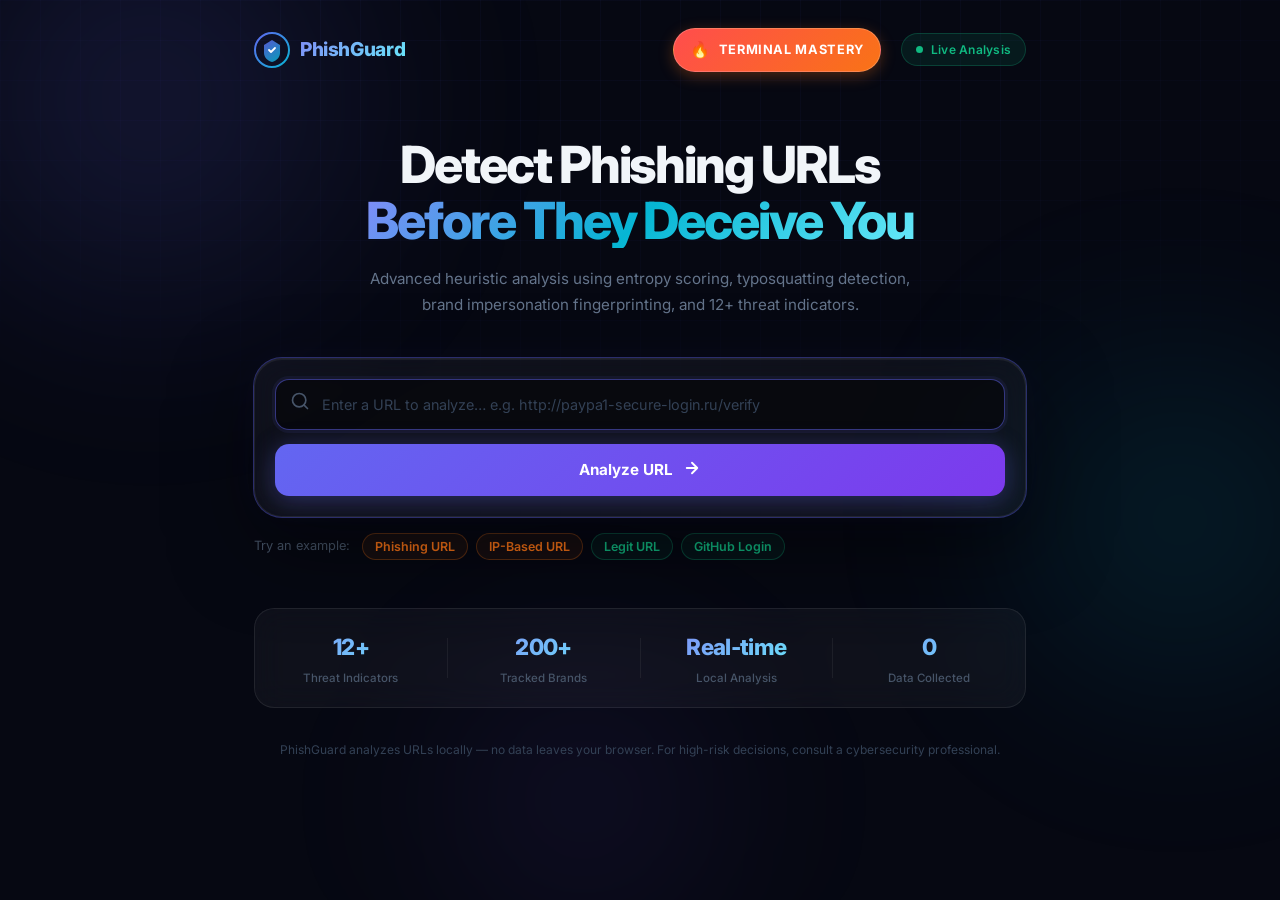
<file: index.html>
<!-- PhishGuard | Author: Abenezer | MIT License | 2026 -->
<!DOCTYPE html>
<html lang="en">

<head>
  <meta charset="UTF-8" />
  <meta name="viewport" content="width=device-width, initial-scale=1.0" />
  
  <!-- Primary Meta Tags -->
  <title>PhishGuard — Advanced Phishing URL Analyzer | Cyber Threat Intelligence</title>
  <meta name="title" content="PhishGuard — Advanced Phishing URL Analyzer | Cyber Threat Intelligence" />
  <meta name="description" content="Instantly analyze any URL for phishing indicators. PhishGuard uses advanced heuristics, entropy analysis, and brand impersonation detection to score malicious links." />
  <meta name="keywords" content="Phishing URL Analyzer, Malicious Link Checker, Anti-Phishing Tool, Cybersecurity Threat Intelligence, Find Fake Websites, URL Scan" />
  <meta name="author" content="Abenezer" />
  <meta name="robots" content="index, follow" />
  <meta name="language" content="English" />

  <!-- Open Graph / Facebook -->
  <meta property="og:type" content="website" />
  <meta property="og:title" content="PhishGuard — Advanced Phishing URL Analyzer" />
  <meta property="og:description" content="Instantly analyze any URL for phishing indicators. PhishGuard uses advanced heuristics, entropy analysis, and brand impersonation detection." />
  <meta property="og:image" content="https://raw.githubusercontent.com/YourUsername/phishing-analyzer/main/preview.png" />

  <!-- Twitter -->
  <meta property="twitter:card" content="summary_large_image" />
  <meta property="twitter:title" content="PhishGuard — Advanced Phishing URL Analyzer" />
  <meta property="twitter:description" content="Instantly analyze any URL for phishing indicators. PhishGuard uses advanced heuristics, entropy analysis, and brand impersonation detection." />
  <meta property="twitter:image" content="https://raw.githubusercontent.com/YourUsername/phishing-analyzer/main/preview.png" />
  <link rel="preconnect" href="https://fonts.googleapis.com" />
  <link rel="preconnect" href="https://fonts.gstatic.com" crossorigin />
  <link
    href="https://fonts.googleapis.com/css2?family=Inter:wght@300;400;500;600;700;800&family=JetBrains+Mono:wght@400;500;700&display=swap"
    rel="stylesheet" />
  <link rel="stylesheet" href="style.css" />
</head>

<body>

  <!-- Animated background grid -->
  <div class="bg-grid" aria-hidden="true"></div>
  <div class="bg-orbs" aria-hidden="true">
    <div class="orb orb-1"></div>
    <div class="orb orb-2"></div>
    <div class="orb orb-3"></div>
  </div>

  <div class="app-wrapper">

    <!-- header -->
    <header class="header">
      <div class="logo-mark">
        <svg width="36" height="36" viewBox="0 0 36 36" fill="none" xmlns="http://www.w3.org/2000/svg">
          <circle cx="18" cy="18" r="17" stroke="url(#logoGrad)" stroke-width="2" />
          <path d="M18 8 L26 13 L26 21 C26 25.4 22.4 29 18 30 C13.6 29 10 25.4 10 21 L10 13 Z" fill="url(#shieldGrad)"
            opacity="0.85" />
          <path d="M15 18 L17 20 L21 16" stroke="#fff" stroke-width="1.8" stroke-linecap="round"
            stroke-linejoin="round" />
          <defs>
            <linearGradient id="logoGrad" x1="0" y1="0" x2="36" y2="36" gradientUnits="userSpaceOnUse">
              <stop stop-color="#6366f1" />
              <stop offset="1" stop-color="#06b6d4" />
            </linearGradient>
            <linearGradient id="shieldGrad" x1="10" y1="8" x2="26" y2="30" gradientUnits="userSpaceOnUse">
              <stop stop-color="#6366f1" />
              <stop offset="1" stop-color="#06b6d4" />
            </linearGradient>
          </defs>
        </svg>
        <span class="logo-text">PhishGuard</span>
      </div>
      <div class="header-actions">
        <a href="cheatsheet/index.html" class="nav-link">Terminal Mastery</a>
        <div class="header-badge">
          <span class="pulse-dot"></span>
          <span>Live Analysis</span>
        </div>
      </div>
    </header>

    <!-- hero -->
    <section class="hero">
      <h1 class="hero-title">
        Detect Phishing URLs<br />
        <span class="gradient-text">Before They Deceive You</span>
      </h1>
      <p class="hero-sub">
        Advanced heuristic analysis using entropy scoring, typosquatting detection,<br />
        brand impersonation fingerprinting, and 12+ threat indicators.
      </p>
    </section>

    <!-- URL input -->
    <div class="input-card glass">
      <div class="input-wrapper" id="inputWrapper">
        <div class="input-icon">
          <svg width="20" height="20" viewBox="0 0 24 24" fill="none" stroke="currentColor" stroke-width="2"
            stroke-linecap="round" stroke-linejoin="round">
            <circle cx="11" cy="11" r="8" />
            <path d="m21 21-4.35-4.35" />
          </svg>
        </div>
        <input type="text" id="urlInput" class="url-input"
          placeholder="Enter a URL to analyze… e.g. http://paypa1-secure-login.ru/verify" autocomplete="off"
          spellcheck="false" />
        <button id="clearBtn" class="clear-btn" title="Clear" aria-label="Clear input" style="display:none">
          <svg width="16" height="16" viewBox="0 0 24 24" fill="none" stroke="currentColor" stroke-width="2.5"
            stroke-linecap="round">
            <path d="M18 6 6 18M6 6l12 12" />
          </svg>
        </button>
      </div>
      <button id="analyzeBtn" class="analyze-btn">
        <span class="btn-text">Analyze URL</span>
        <span class="btn-icon">
          <svg width="18" height="18" viewBox="0 0 24 24" fill="none" stroke="currentColor" stroke-width="2.5"
            stroke-linecap="round" stroke-linejoin="round">
            <path d="M5 12h14M12 5l7 7-7 7" />
          </svg>
        </span>
        <span class="btn-loader" aria-hidden="true"></span>
      </button>
    </div>

    <!-- example chips -->
    <div class="quick-examples">
      <span class="examples-label">Try an example:</span>
      <button class="example-chip phish" data-url="http://paypa1-login-secure.ru/account/verify">Phishing URL</button>
      <button class="example-chip phish" data-url="http://192.168.1.1/bank-login/secure">IP-Based URL</button>
      <button class="example-chip safe" data-url="https://www.google.com">Legit URL</button>
      <button class="example-chip safe" data-url="https://github.com/login">GitHub Login</button>
    </div>

    <!-- results -->
    <div id="resultsPanel" class="results-panel hidden">

      <!-- URL breakdown -->
      <div class="url-breakdown glass" id="urlBreakdown"></div>

      <!-- score + verdict -->
      <div class="verdict-row">
        <div class="score-ring-container">
          <svg class="score-ring" viewBox="0 0 120 120" width="120" height="120">
            <circle class="ring-bg" cx="60" cy="60" r="52" />
            <circle class="ring-fill" cx="60" cy="60" r="52" id="ringFill" />
          </svg>
          <div class="score-center">
            <span id="scoreNum" class="score-num">0</span>
            <span class="score-label">/ 100</span>
          </div>
        </div>

        <div class="verdict-info">
          <div id="verdictBadge" class="verdict-badge"></div>
          <p id="verdictDesc" class="verdict-desc"></p>
          <div class="threat-meter">
            <div class="threat-meter-label">Threat Level</div>
            <div class="threat-bar-track">
              <div class="threat-bar-fill" id="threatBarFill"></div>
            </div>
          </div>
        </div>
      </div>

      <!-- findings cards -->
      <div class="findings-grid" id="findingsGrid"></div>

      <!-- indicator table -->
      <div class="detail-section glass">
        <h3 class="detail-title">
          <svg width="18" height="18" viewBox="0 0 24 24" fill="none" stroke="currentColor" stroke-width="2"
            stroke-linecap="round" stroke-linejoin="round">
            <path d="M9 11l3 3L22 4" />
            <path d="M21 12v7a2 2 0 01-2 2H5a2 2 0 01-2-2V5a2 2 0 012-2h11" />
          </svg>
          Indicator Breakdown
        </h3>
        <div id="indicatorTable" class="indicator-table"></div>
      </div>

      <!-- recommendation -->
      <div id="recommendation" class="recommendation-box glass"></div>

      <!-- reset -->
      <button class="reset-btn" id="resetBtn">
        <svg width="16" height="16" viewBox="0 0 24 24" fill="none" stroke="currentColor" stroke-width="2.5"
          stroke-linecap="round" stroke-linejoin="round">
          <path d="M3 12a9 9 0 109-9 9.75 9.75 0 00-6.74 2.74L3 8" />
          <path d="M3 3v5h5" />
        </svg>
        Analyze Another URL
      </button>
    </div>

    <!-- stats bar -->
    <div class="stats-bar glass">
      <div class="stat-item">
        <span class="stat-num">12+</span>
        <span class="stat-label">Threat Indicators</span>
      </div>
      <div class="stat-divider"></div>
      <div class="stat-item">
        <span class="stat-num">200+</span>
        <span class="stat-label">Tracked Brands</span>
      </div>
      <div class="stat-divider"></div>
      <div class="stat-item">
        <span class="stat-num">Real-time</span>
        <span class="stat-label">Local Analysis</span>
      </div>
      <div class="stat-divider"></div>
      <div class="stat-item">
        <span class="stat-num">0</span>
        <span class="stat-label">Data Collected</span>
      </div>
    </div>

    <footer class="footer">
      <p>PhishGuard analyzes URLs locally — no data leaves your browser. For high-risk decisions, consult a
        cybersecurity professional.</p>
    </footer>

  </div>

  <script src="analyzer.js"></script>
</body>

</html>
</file>
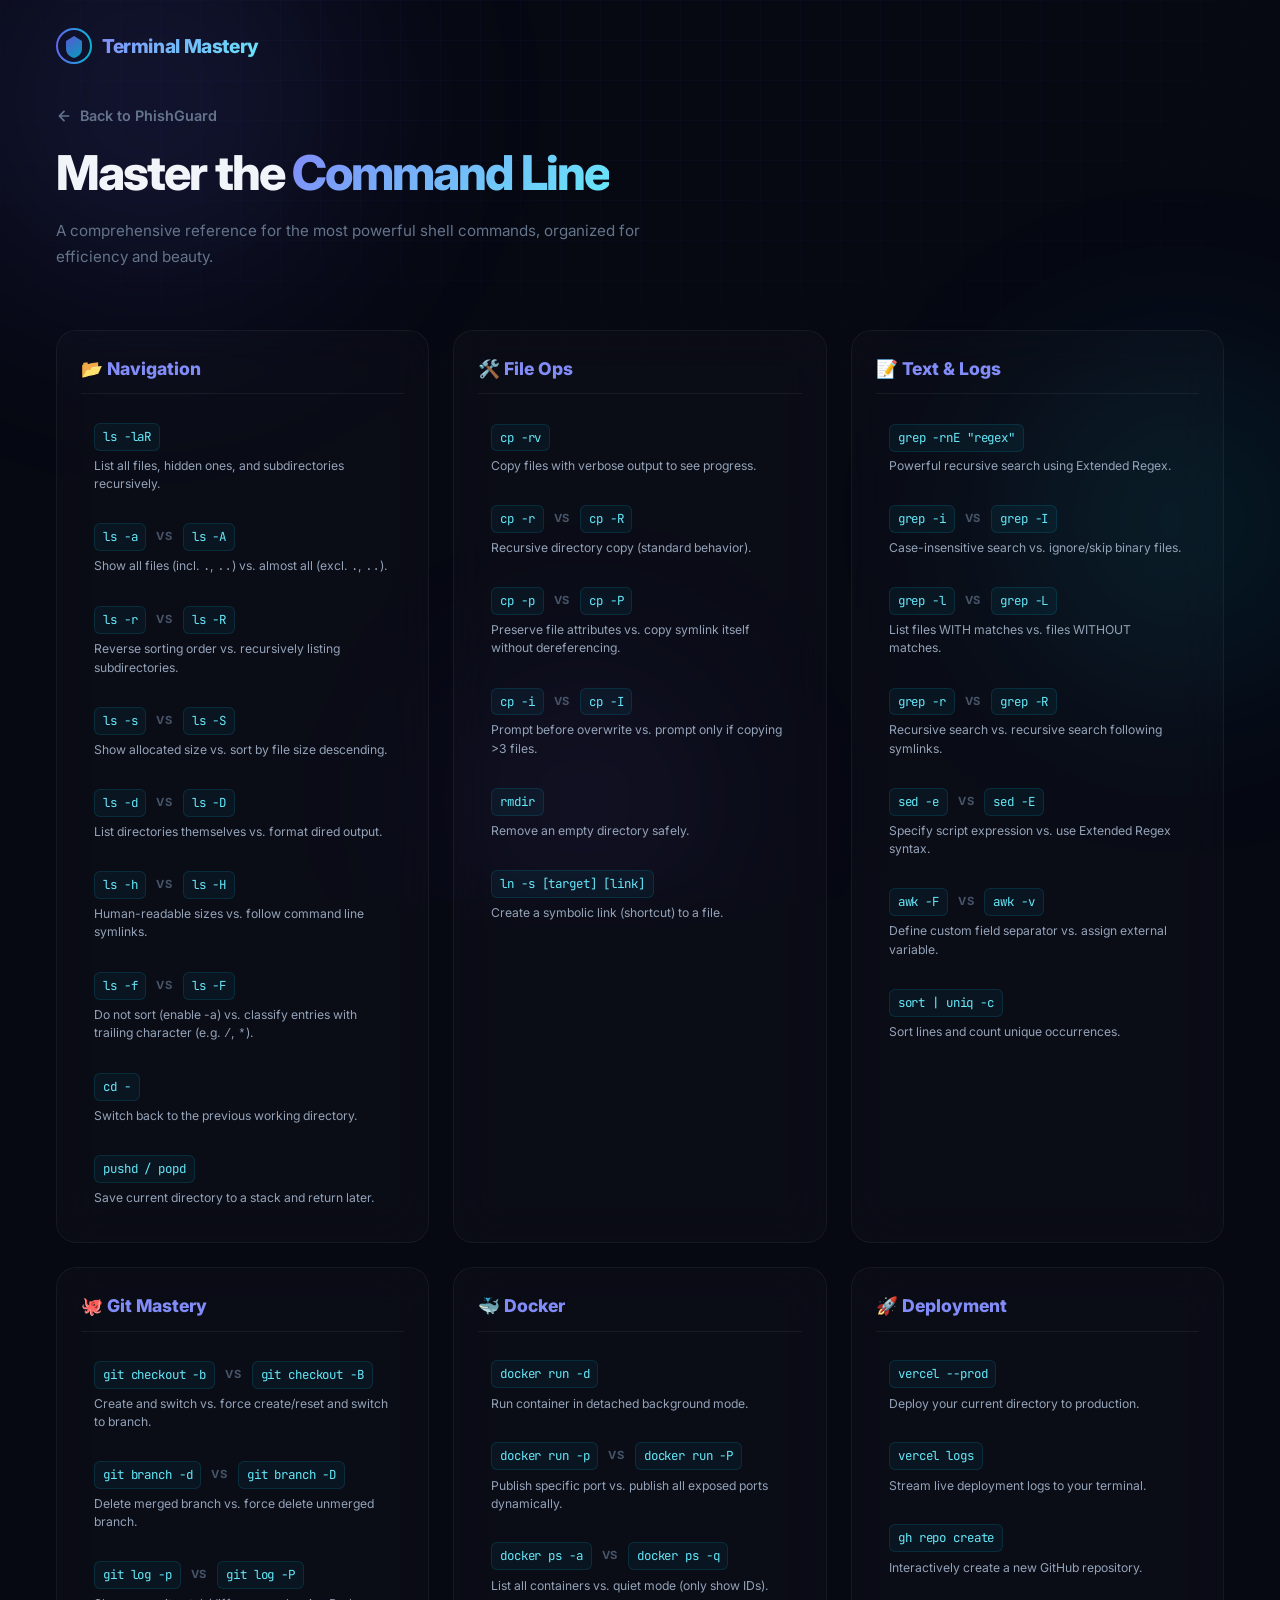
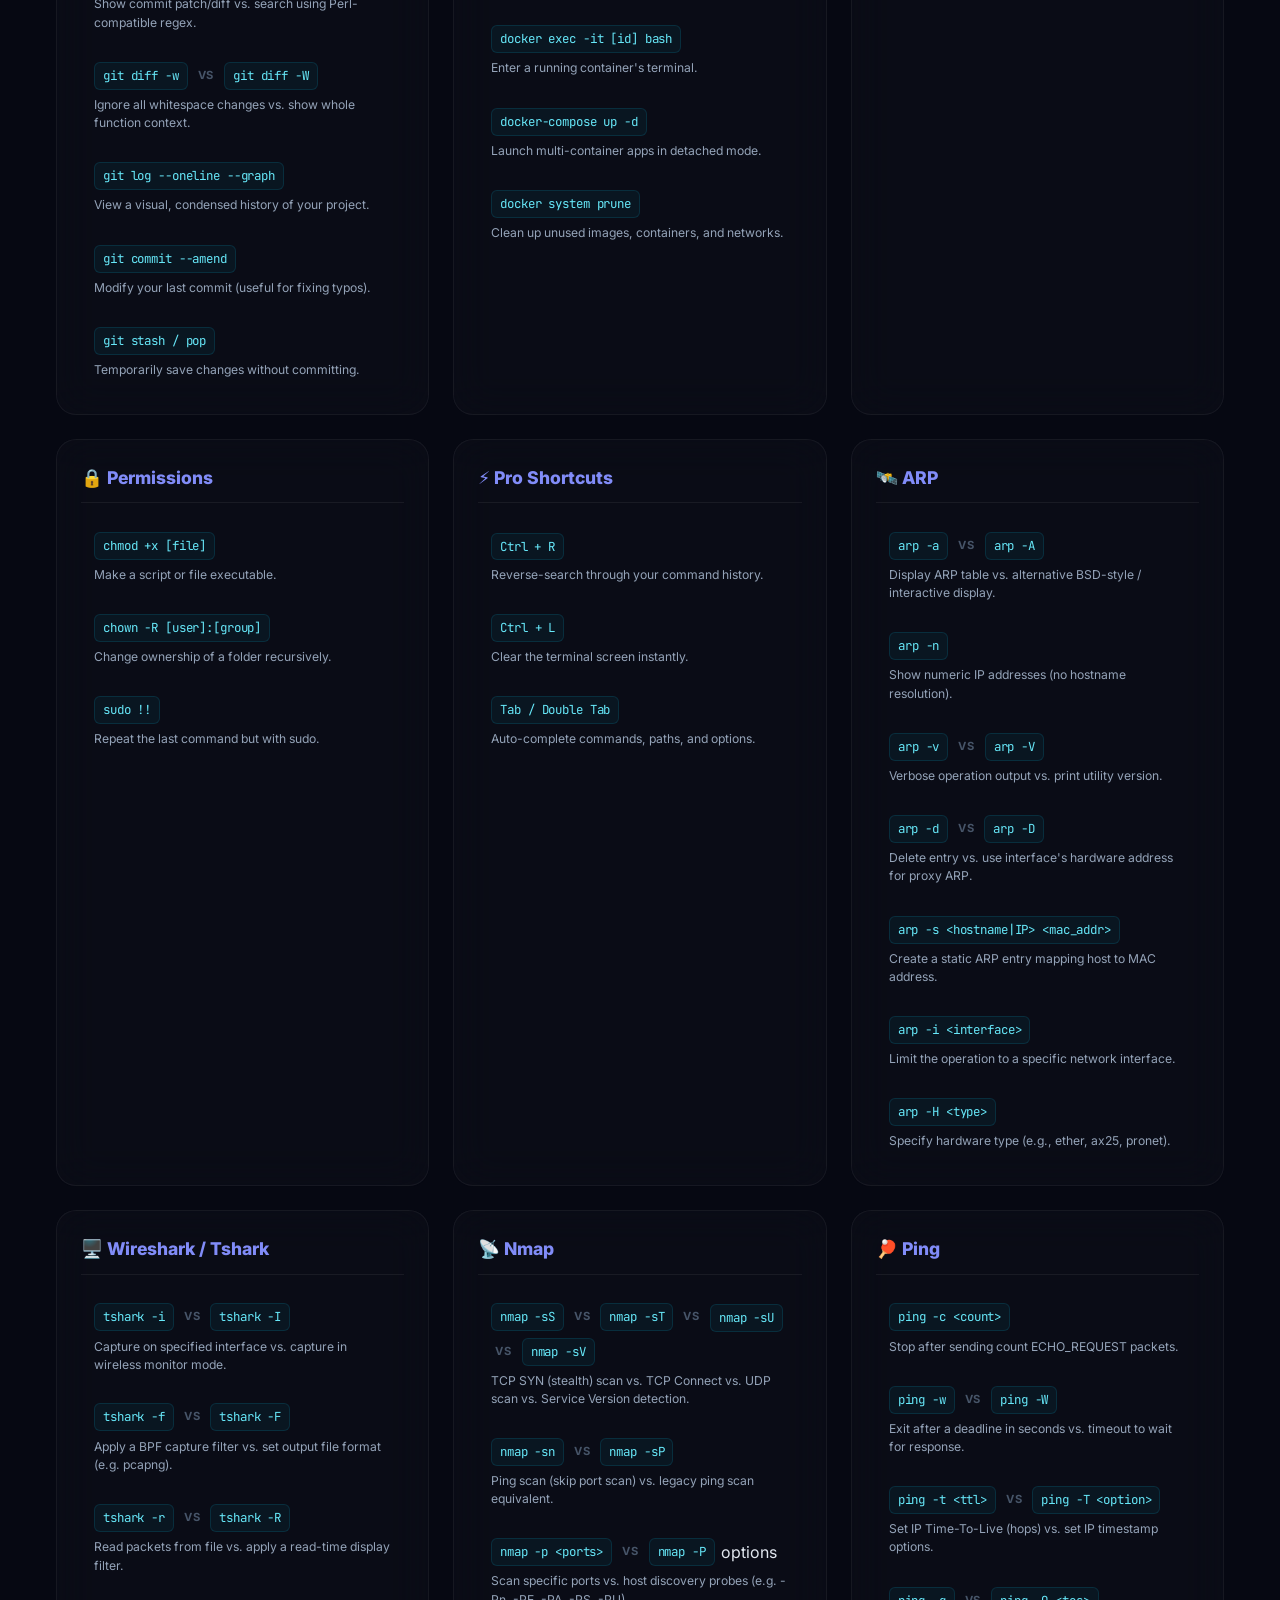
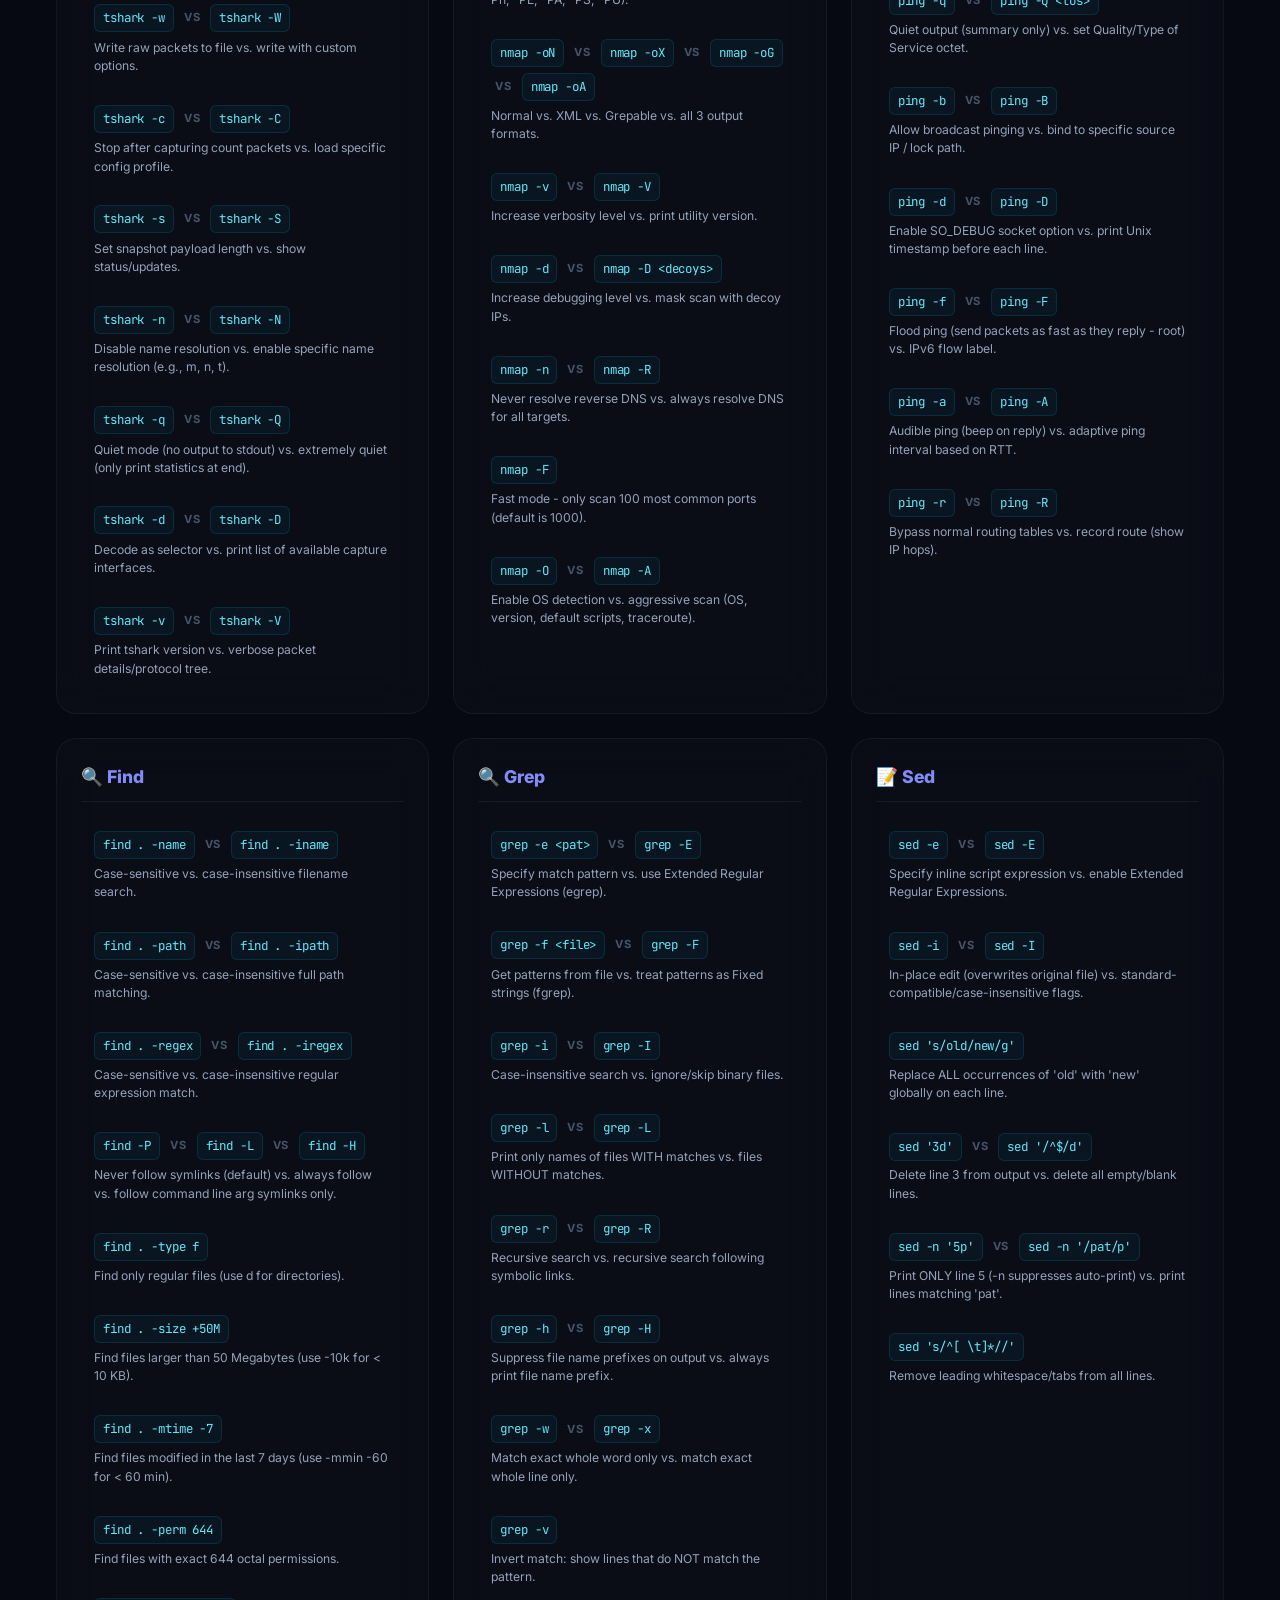
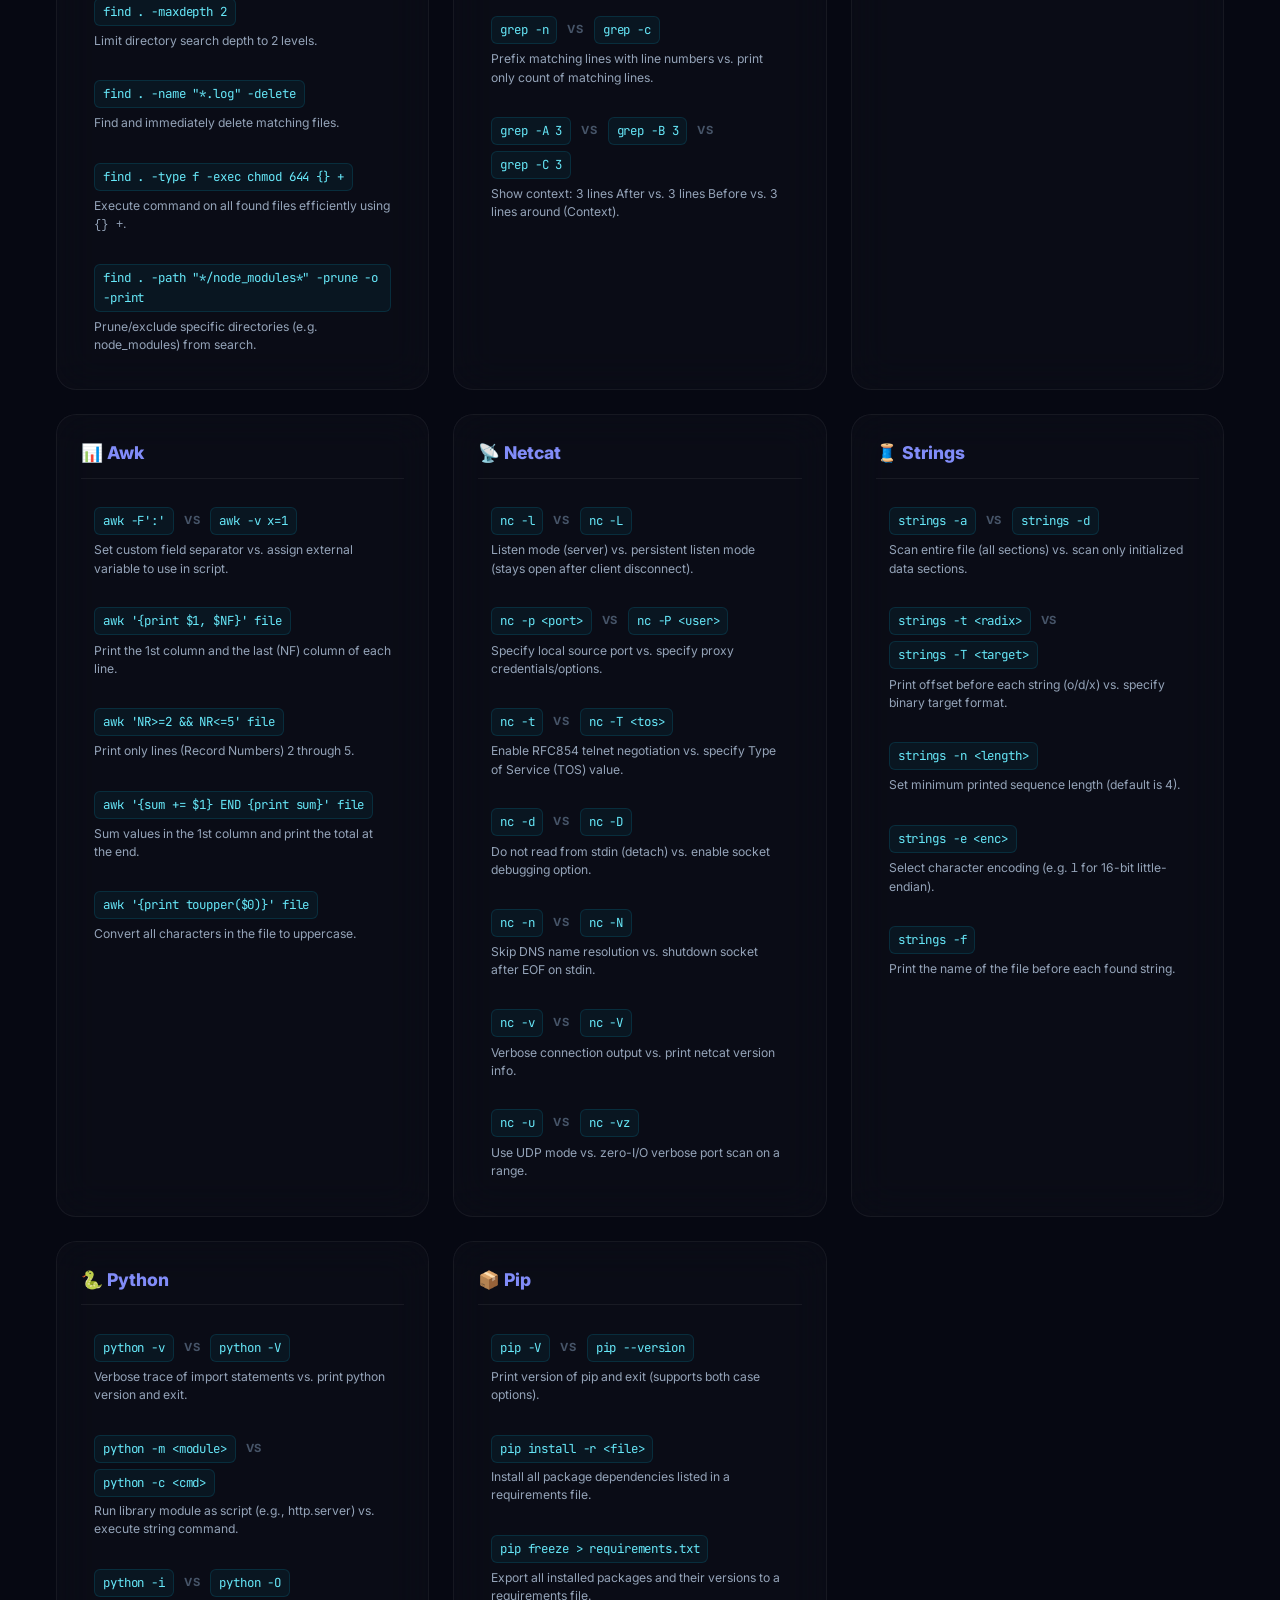
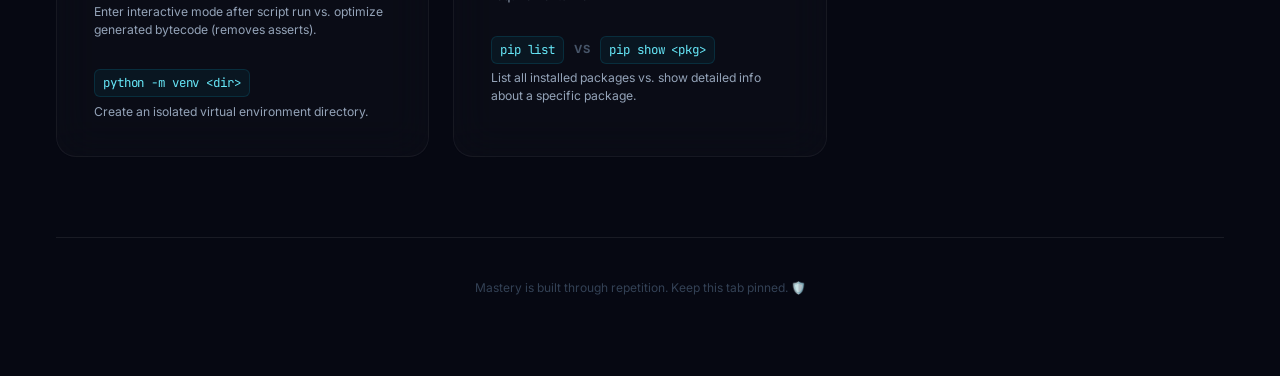
<file: cheatsheet/index.html>
<!-- PhishGuard Cheat Sheet | Author: Abenezer | MIT License | 2026 -->
<!DOCTYPE html>
<html lang="en">
<head>
  <meta charset="UTF-8">
  <meta name="viewport" content="width=device-width, initial-scale=1.0">
  <title>Terminal Mastery | Shell Command Cheat Sheet</title>
  <link rel="preconnect" href="https://fonts.googleapis.com">
  <link rel="preconnect" href="https://fonts.gstatic.com" crossorigin>
  <link href="https://fonts.googleapis.com/css2?family=Inter:wght@300;400;500;600;700;800&family=JetBrains+Mono:wght@400;500;700&display=swap" rel="stylesheet">
  <link rel="stylesheet" href="style.css">
  <style>
    .app-wrapper {
      max-width: 1440px; /* Wider for zoom/fill */
      width: 95%;
    }
    .cheat-sheet-grid {
      display: grid;
      grid-template-columns: repeat(auto-fit, minmax(340px, 1fr)); /* Fill space dynamically */
      gap: 24px;
      margin-top: 40px;
    }
    .category-card {
      border-radius: var(--radius-lg);
      padding: 24px;
      display: flex;
      flex-direction: column;
      background: rgba(255, 255, 255, 0.02);
      border: 1px solid rgba(255, 255, 255, 0.05);
      backdrop-filter: blur(20px);
      -webkit-backdrop-filter: blur(20px);
      transition: all 0.3s var(--ease-out);
    }
    .category-card:hover {
      transform: translateY(-2px);
      background: rgba(255, 255, 255, 0.04);
      border-color: rgba(99, 102, 241, 0.3);
      box-shadow: 0 12px 40px rgba(99, 102, 241, 0.12);
    }
    .category-title {
      font-size: 1.1rem;
      font-weight: 800;
      color: var(--indigo-light);
      margin-bottom: 18px;
      display: flex;
      align-items: center;
      gap: 10px;
      border-bottom: 1px solid rgba(255, 255, 255, 0.06);
      padding-bottom: 10px;
    }
    .command-list {
      display: flex;
      flex-direction: column;
      gap: 8px;
    }
    .command-item {
      display: flex;
      flex-direction: column;
      gap: 6px;
      padding: 10px 12px;
      border-radius: var(--radius-sm);
      transition: all 0.2s var(--ease-out);
      border: 1px solid transparent;
    }
    .command-item:hover {
      background: rgba(255, 255, 255, 0.03);
      border-color: rgba(255, 255, 255, 0.05);
      transform: translateX(4px);
    }
    .cmd-row {
      display: flex;
      align-items: center;
      gap: 6px;
      flex-wrap: wrap;
    }
    .cmd {
      font-family: var(--font-mono);
      font-size: 0.78rem;
      color: var(--cyan-light);
      background: rgba(6, 182, 212, 0.06);
      border: 1px solid rgba(6, 182, 212, 0.15);
      padding: 3px 8px;
      border-radius: 6px;
      word-break: break-all;
      letter-spacing: -0.01em;
    }
    .vs-label {
      font-size: 0.7rem;
      font-weight: 700;
      color: #475569;
      text-transform: uppercase;
      letter-spacing: 0.06em;
      margin: 0 4px;
      user-select: none;
    }
    .desc {
      font-size: 0.76rem;
      color: #94a3b8;
      line-height: 1.5;
      font-weight: 400;
    }
    .back-link {
      display: inline-flex;
      align-items: center;
      gap: 8px;
      color: #64748b;
      text-decoration: none;
      font-size: 0.9rem;
      font-weight: 600;
      margin-bottom: 20px;
      transition: color 0.2s;
    }
    .back-link:hover {
      color: var(--indigo-light);
    }
    .gradient-text {
      background: linear-gradient(135deg, var(--indigo-light), var(--cyan-light));
      -webkit-background-clip: text;
      -webkit-text-fill-color: transparent;
    }
  </style>
</head>
<body>
  <div class="bg-grid" aria-hidden="true"></div>
  <div class="bg-orbs" aria-hidden="true">
    <div class="orb orb-1"></div>
    <div class="orb orb-2"></div>
    <div class="orb orb-3"></div>
  </div>

  <div class="app-wrapper">
    <header class="header">
      <div class="logo-mark">
        <svg width="36" height="36" viewBox="0 0 36 36" fill="none" xmlns="http://www.w3.org/2000/svg">
          <circle cx="18" cy="18" r="17" stroke="url(#logoGrad)" stroke-width="2" />
          <path d="M18 8 L26 13 L26 21 C26 25.4 22.4 29 18 30 C13.6 29 10 25.4 10 21 L10 13 Z" fill="url(#shieldGrad)" opacity="0.85" />
          <defs>
            <linearGradient id="logoGrad" x1="0" y1="0" x2="36" x2="36" gradientUnits="userSpaceOnUse">
              <stop stop-color="#6366f1" /><stop offset="1" stop-color="#06b6d4" />
            </linearGradient>
            <linearGradient id="shieldGrad" x1="10" y1="8" x2="26" y2="30" gradientUnits="userSpaceOnUse">
              <stop stop-color="#6366f1" /><stop offset="1" stop-color="#06b6d4" />
            </linearGradient>
          </defs>
        </svg>
        <span class="logo-text">Terminal Mastery</span>
      </div>
    </header>

    <section class="hero" style="padding: 40px 0 20px; text-align: left;">
      <a href="https://phish-guard-omega.vercel.app/" class="back-link">
        <svg width="16" height="16" viewBox="0 0 24 24" fill="none" stroke="currentColor" stroke-width="2.5" stroke-linecap="round" stroke-linejoin="round"><path d="M19 12H5M12 19l-7-7 7-7"/></svg>
        Back to PhishGuard
      </a>
      <h1 class="hero-title" style="font-size: 3rem;">Master the <span class="gradient-text">Command Line</span></h1>
      <p class="hero-sub" style="max-width: 600px;">A comprehensive reference for the most powerful shell commands, organized for efficiency and beauty.</p>
    </section>

    <div class="cheat-sheet-grid">
      
      <!-- File Navigation -->
      <div class="category-card glass">
        <h2 class="category-title">📂 Navigation</h2>
        <div class="command-list">
          <div class="command-item">
            <div class="cmd-row"><span class="cmd">ls -laR</span></div>
            <span class="desc">List all files, hidden ones, and subdirectories recursively.</span>
          </div>
          <div class="command-item">
            <div class="cmd-row"><span class="cmd">ls -a</span> <span class="vs-label">vs</span> <span class="cmd">ls -A</span></div>
            <span class="desc">Show all files (incl. <code>.</code>, <code>..</code>) vs. almost all (excl. <code>.</code>, <code>..</code>).</span>
          </div>
          <div class="command-item">
            <div class="cmd-row"><span class="cmd">ls -r</span> <span class="vs-label">vs</span> <span class="cmd">ls -R</span></div>
            <span class="desc">Reverse sorting order vs. recursively listing subdirectories.</span>
          </div>
          <div class="command-item">
            <div class="cmd-row"><span class="cmd">ls -s</span> <span class="vs-label">vs</span> <span class="cmd">ls -S</span></div>
            <span class="desc">Show allocated size vs. sort by file size descending.</span>
          </div>
          <div class="command-item">
            <div class="cmd-row"><span class="cmd">ls -d</span> <span class="vs-label">vs</span> <span class="cmd">ls -D</span></div>
            <span class="desc">List directories themselves vs. format dired output.</span>
          </div>
          <div class="command-item">
            <div class="cmd-row"><span class="cmd">ls -h</span> <span class="vs-label">vs</span> <span class="cmd">ls -H</span></div>
            <span class="desc">Human-readable sizes vs. follow command line symlinks.</span>
          </div>
          <div class="command-item">
            <div class="cmd-row"><span class="cmd">ls -f</span> <span class="vs-label">vs</span> <span class="cmd">ls -F</span></div>
            <span class="desc">Do not sort (enable -a) vs. classify entries with trailing character (e.g. <code>/</code>, <code>*</code>).</span>
          </div>
          <div class="command-item">
            <div class="cmd-row"><span class="cmd">cd -</span></div>
            <span class="desc">Switch back to the previous working directory.</span>
          </div>
          <div class="command-item">
            <div class="cmd-row"><span class="cmd">pushd / popd</span></div>
            <span class="desc">Save current directory to a stack and return later.</span>
          </div>
        </div>
      </div>

      <!-- File Manipulation -->
      <div class="category-card glass">
        <h2 class="category-title">🛠️ File Ops</h2>
        <div class="command-list">
          <div class="command-item">
            <div class="cmd-row"><span class="cmd">cp -rv</span></div>
            <span class="desc">Copy files with verbose output to see progress.</span>
          </div>
          <div class="command-item">
            <div class="cmd-row"><span class="cmd">cp -r</span> <span class="vs-label">vs</span> <span class="cmd">cp -R</span></div>
            <span class="desc">Recursive directory copy (standard behavior).</span>
          </div>
          <div class="command-item">
            <div class="cmd-row"><span class="cmd">cp -p</span> <span class="vs-label">vs</span> <span class="cmd">cp -P</span></div>
            <span class="desc">Preserve file attributes vs. copy symlink itself without dereferencing.</span>
          </div>
          <div class="command-item">
            <div class="cmd-row"><span class="cmd">cp -i</span> <span class="vs-label">vs</span> <span class="cmd">cp -I</span></div>
            <span class="desc">Prompt before overwrite vs. prompt only if copying >3 files.</span>
          </div>
          <div class="command-item">
            <div class="cmd-row"><span class="cmd">rmdir</span></div>
            <span class="desc">Remove an empty directory safely.</span>
          </div>
          <div class="command-item">
            <div class="cmd-row"><span class="cmd">ln -s [target] [link]</span></div>
            <span class="desc">Create a symbolic link (shortcut) to a file.</span>
          </div>
        </div>
      </div>

      <!-- Text Processing -->
      <div class="category-card glass">
        <h2 class="category-title">📝 Text & Logs</h2>
        <div class="command-list">
          <div class="command-item">
            <div class="cmd-row"><span class="cmd">grep -rnE "regex"</span></div>
            <span class="desc">Powerful recursive search using Extended Regex.</span>
          </div>
          <div class="command-item">
            <div class="cmd-row"><span class="cmd">grep -i</span> <span class="vs-label">vs</span> <span class="cmd">grep -I</span></div>
            <span class="desc">Case-insensitive search vs. ignore/skip binary files.</span>
          </div>
          <div class="command-item">
            <div class="cmd-row"><span class="cmd">grep -l</span> <span class="vs-label">vs</span> <span class="cmd">grep -L</span></div>
            <span class="desc">List files WITH matches vs. files WITHOUT matches.</span>
          </div>
          <div class="command-item">
            <div class="cmd-row"><span class="cmd">grep -r</span> <span class="vs-label">vs</span> <span class="cmd">grep -R</span></div>
            <span class="desc">Recursive search vs. recursive search following symlinks.</span>
          </div>
          <div class="command-item">
            <div class="cmd-row"><span class="cmd">sed -e</span> <span class="vs-label">vs</span> <span class="cmd">sed -E</span></div>
            <span class="desc">Specify script expression vs. use Extended Regex syntax.</span>
          </div>
          <div class="command-item">
            <div class="cmd-row"><span class="cmd">awk -F</span> <span class="vs-label">vs</span> <span class="cmd">awk -v</span></div>
            <span class="desc">Define custom field separator vs. assign external variable.</span>
          </div>
          <div class="command-item">
            <div class="cmd-row"><span class="cmd">sort | uniq -c</span></div>
            <span class="desc">Sort lines and count unique occurrences.</span>
          </div>
        </div>
      </div>

      <!-- Git Mastery -->
      <div class="category-card glass">
        <h2 class="category-title">🐙 Git Mastery</h2>
        <div class="command-list">
          <div class="command-item">
            <div class="cmd-row"><span class="cmd">git checkout -b</span> <span class="vs-label">vs</span> <span class="cmd">git checkout -B</span></div>
            <span class="desc">Create and switch vs. force create/reset and switch to branch.</span>
          </div>
          <div class="command-item">
            <div class="cmd-row"><span class="cmd">git branch -d</span> <span class="vs-label">vs</span> <span class="cmd">git branch -D</span></div>
            <span class="desc">Delete merged branch vs. force delete unmerged branch.</span>
          </div>
          <div class="command-item">
            <div class="cmd-row"><span class="cmd">git log -p</span> <span class="vs-label">vs</span> <span class="cmd">git log -P</span></div>
            <span class="desc">Show commit patch/diff vs. search using Perl-compatible regex.</span>
          </div>
          <div class="command-item">
            <div class="cmd-row"><span class="cmd">git diff -w</span> <span class="vs-label">vs</span> <span class="cmd">git diff -W</span></div>
            <span class="desc">Ignore all whitespace changes vs. show whole function context.</span>
          </div>
          <div class="command-item">
            <div class="cmd-row"><span class="cmd">git log --oneline --graph</span></div>
            <span class="desc">View a visual, condensed history of your project.</span>
          </div>
          <div class="command-item">
            <div class="cmd-row"><span class="cmd">git commit --amend</span></div>
            <span class="desc">Modify your last commit (useful for fixing typos).</span>
          </div>
          <div class="command-item">
            <div class="cmd-row"><span class="cmd">git stash / pop</span></div>
            <span class="desc">Temporarily save changes without committing.</span>
          </div>
        </div>
      </div>

      <!-- Docker -->
      <div class="category-card glass">
        <h2 class="category-title">🐳 Docker</h2>
        <div class="command-list">
          <div class="command-item">
            <div class="cmd-row"><span class="cmd">docker run -d</span></div>
            <span class="desc">Run container in detached background mode.</span>
          </div>
          <div class="command-item">
            <div class="cmd-row"><span class="cmd">docker run -p</span> <span class="vs-label">vs</span> <span class="cmd">docker run -P</span></div>
            <span class="desc">Publish specific port vs. publish all exposed ports dynamically.</span>
          </div>
          <div class="command-item">
            <div class="cmd-row"><span class="cmd">docker ps -a</span> <span class="vs-label">vs</span> <span class="cmd">docker ps -q</span></div>
            <span class="desc">List all containers vs. quiet mode (only show IDs).</span>
          </div>
          <div class="command-item">
            <div class="cmd-row"><span class="cmd">docker exec -it [id] bash</span></div>
            <span class="desc">Enter a running container's terminal.</span>
          </div>
          <div class="command-item">
            <div class="cmd-row"><span class="cmd">docker-compose up -d</span></div>
            <span class="desc">Launch multi-container apps in detached mode.</span>
          </div>
          <div class="command-item">
            <div class="cmd-row"><span class="cmd">docker system prune</span></div>
            <span class="desc">Clean up unused images, containers, and networks.</span>
          </div>
        </div>
      </div>

      <!-- Vercel & Deployment -->
      <div class="category-card glass">
        <h2 class="category-title">🚀 Deployment</h2>
        <div class="command-list">
          <div class="command-item">
            <div class="cmd-row"><span class="cmd">vercel --prod</span></div>
            <span class="desc">Deploy your current directory to production.</span>
          </div>
          <div class="command-item">
            <div class="cmd-row"><span class="cmd">vercel logs</span></div>
            <span class="desc">Stream live deployment logs to your terminal.</span>
          </div>
          <div class="command-item">
            <div class="cmd-row"><span class="cmd">gh repo create</span></div>
            <span class="desc">Interactively create a new GitHub repository.</span>
          </div>
        </div>
      </div>

      <!-- Permissions -->
      <div class="category-card glass">
        <h2 class="category-title">🔒 Permissions</h2>
        <div class="command-list">
          <div class="command-item">
            <div class="cmd-row"><span class="cmd">chmod +x [file]</span></div>
            <span class="desc">Make a script or file executable.</span>
          </div>
          <div class="command-item">
            <div class="cmd-row"><span class="cmd">chown -R [user]:[group]</span></div>
            <span class="desc">Change ownership of a folder recursively.</span>
          </div>
          <div class="command-item">
            <div class="cmd-row"><span class="cmd">sudo !!</span></div>
            <span class="desc">Repeat the last command but with sudo.</span>
          </div>
        </div>
      </div>

      <!-- Pro Shortcuts -->
      <div class="category-card glass">
        <h2 class="category-title">⚡ Pro Shortcuts</h2>
        <div class="command-list">
          <div class="command-item">
            <div class="cmd-row"><span class="cmd">Ctrl + R</span></div>
            <span class="desc">Reverse-search through your command history.</span>
          </div>
          <div class="command-item">
            <div class="cmd-row"><span class="cmd">Ctrl + L</span></div>
            <span class="desc">Clear the terminal screen instantly.</span>
          </div>
          <div class="command-item">
            <div class="cmd-row"><span class="cmd">Tab / Double Tab</span></div>
            <span class="desc">Auto-complete commands, paths, and options.</span>
          </div>
        </div>
      </div>
<!-- ARP, Wireshark, Nmap, and Ping command reference sections -->

<!-- Sources: arp(8) man page, wireshark/tshark documentation, nmap(1) man page, ping(8) man page -->

<div class="category-card glass">
  <h2 class="category-title">🛰️ ARP</h2>
  <div class="command-list">
    <div class="command-item">
      <div class="cmd-row"><span class="cmd">arp -a</span> <span class="vs-label">vs</span> <span class="cmd">arp -A</span></div>
      <span class="desc">Display ARP table vs. alternative BSD-style / interactive display.</span>
    </div>
    <div class="command-item">
      <div class="cmd-row"><span class="cmd">arp -n</span></div>
      <span class="desc">Show numeric IP addresses (no hostname resolution).</span>
    </div>
    <div class="command-item">
      <div class="cmd-row"><span class="cmd">arp -v</span> <span class="vs-label">vs</span> <span class="cmd">arp -V</span></div>
      <span class="desc">Verbose operation output vs. print utility version.</span>
    </div>
    <div class="command-item">
      <div class="cmd-row"><span class="cmd">arp -d</span> <span class="vs-label">vs</span> <span class="cmd">arp -D</span></div>
      <span class="desc">Delete entry vs. use interface's hardware address for proxy ARP.</span>
    </div>
    <div class="command-item">
      <div class="cmd-row"><span class="cmd">arp -s &lt;hostname|IP&gt; &lt;mac_addr&gt;</span></div>
      <span class="desc">Create a static ARP entry mapping host to MAC address.</span>
    </div>
    <div class="command-item">
      <div class="cmd-row"><span class="cmd">arp -i &lt;interface&gt;</span></div>
      <span class="desc">Limit the operation to a specific network interface.</span>
    </div>
    <div class="command-item">
      <div class="cmd-row"><span class="cmd">arp -H &lt;type&gt;</span></div>
      <span class="desc">Specify hardware type (e.g., ether, ax25, pronet).</span>
    </div>
  </div>
</div>

<div class="category-card glass">
  <h2 class="category-title">🖥️ Wireshark / Tshark</h2>
  <div class="command-list">
    <div class="command-item">
      <div class="cmd-row"><span class="cmd">tshark -i</span> <span class="vs-label">vs</span> <span class="cmd">tshark -I</span></div>
      <span class="desc">Capture on specified interface vs. capture in wireless monitor mode.</span>
    </div>
    <div class="command-item">
      <div class="cmd-row"><span class="cmd">tshark -f</span> <span class="vs-label">vs</span> <span class="cmd">tshark -F</span></div>
      <span class="desc">Apply a BPF capture filter vs. set output file format (e.g. pcapng).</span>
    </div>
    <div class="command-item">
      <div class="cmd-row"><span class="cmd">tshark -r</span> <span class="vs-label">vs</span> <span class="cmd">tshark -R</span></div>
      <span class="desc">Read packets from file vs. apply a read-time display filter.</span>
    </div>
    <div class="command-item">
      <div class="cmd-row"><span class="cmd">tshark -w</span> <span class="vs-label">vs</span> <span class="cmd">tshark -W</span></div>
      <span class="desc">Write raw packets to file vs. write with custom options.</span>
    </div>
    <div class="command-item">
      <div class="cmd-row"><span class="cmd">tshark -c</span> <span class="vs-label">vs</span> <span class="cmd">tshark -C</span></div>
      <span class="desc">Stop after capturing count packets vs. load specific config profile.</span>
    </div>
    <div class="command-item">
      <div class="cmd-row"><span class="cmd">tshark -s</span> <span class="vs-label">vs</span> <span class="cmd">tshark -S</span></div>
      <span class="desc">Set snapshot payload length vs. show status/updates.</span>
    </div>
    <div class="command-item">
      <div class="cmd-row"><span class="cmd">tshark -n</span> <span class="vs-label">vs</span> <span class="cmd">tshark -N</span></div>
      <span class="desc">Disable name resolution vs. enable specific name resolution (e.g., m, n, t).</span>
    </div>
    <div class="command-item">
      <div class="cmd-row"><span class="cmd">tshark -q</span> <span class="vs-label">vs</span> <span class="cmd">tshark -Q</span></div>
      <span class="desc">Quiet mode (no output to stdout) vs. extremely quiet (only print statistics at end).</span>
    </div>
    <div class="command-item">
      <div class="cmd-row"><span class="cmd">tshark -d</span> <span class="vs-label">vs</span> <span class="cmd">tshark -D</span></div>
      <span class="desc">Decode as selector vs. print list of available capture interfaces.</span>
    </div>
    <div class="command-item">
      <div class="cmd-row"><span class="cmd">tshark -v</span> <span class="vs-label">vs</span> <span class="cmd">tshark -V</span></div>
      <span class="desc">Print tshark version vs. verbose packet details/protocol tree.</span>
    </div>
  </div>
</div>

<div class="category-card glass">
  <h2 class="category-title">📡 Nmap</h2>
  <div class="command-list">
    <div class="command-item">
      <div class="cmd-row"><span class="cmd">nmap -sS</span> <span class="vs-label">vs</span> <span class="cmd">nmap -sT</span> <span class="vs-label">vs</span> <span class="cmd">nmap -sU</span> <span class="vs-label">vs</span> <span class="cmd">nmap -sV</span></div>
      <span class="desc">TCP SYN (stealth) scan vs. TCP Connect vs. UDP scan vs. Service Version detection.</span>
    </div>
    <div class="command-item">
      <div class="cmd-row"><span class="cmd">nmap -sn</span> <span class="vs-label">vs</span> <span class="cmd">nmap -sP</span></div>
      <span class="desc">Ping scan (skip port scan) vs. legacy ping scan equivalent.</span>
    </div>
    <div class="command-item">
      <div class="cmd-row"><span class="cmd">nmap -p &lt;ports&gt;</span> <span class="vs-label">vs</span> <span class="cmd">nmap -P</span> options</div>
      <span class="desc">Scan specific ports vs. host discovery probes (e.g. -Pn, -PE, -PA, -PS, -PU).</span>
    </div>
    <div class="command-item">
      <div class="cmd-row"><span class="cmd">nmap -oN</span> <span class="vs-label">vs</span> <span class="cmd">nmap -oX</span> <span class="vs-label">vs</span> <span class="cmd">nmap -oG</span> <span class="vs-label">vs</span> <span class="cmd">nmap -oA</span></div>
      <span class="desc">Normal vs. XML vs. Grepable vs. all 3 output formats.</span>
    </div>
    <div class="command-item">
      <div class="cmd-row"><span class="cmd">nmap -v</span> <span class="vs-label">vs</span> <span class="cmd">nmap -V</span></div>
      <span class="desc">Increase verbosity level vs. print utility version.</span>
    </div>
    <div class="command-item">
      <div class="cmd-row"><span class="cmd">nmap -d</span> <span class="vs-label">vs</span> <span class="cmd">nmap -D &lt;decoys&gt;</span></div>
      <span class="desc">Increase debugging level vs. mask scan with decoy IPs.</span>
    </div>
    <div class="command-item">
      <div class="cmd-row"><span class="cmd">nmap -n</span> <span class="vs-label">vs</span> <span class="cmd">nmap -R</span></div>
      <span class="desc">Never resolve reverse DNS vs. always resolve DNS for all targets.</span>
    </div>
    <div class="command-item">
      <div class="cmd-row"><span class="cmd">nmap -F</span></div>
      <span class="desc">Fast mode - only scan 100 most common ports (default is 1000).</span>
    </div>
    <div class="command-item">
      <div class="cmd-row"><span class="cmd">nmap -O</span> <span class="vs-label">vs</span> <span class="cmd">nmap -A</span></div>
      <span class="desc">Enable OS detection vs. aggressive scan (OS, version, default scripts, traceroute).</span>
    </div>
  </div>
</div>

<div class="category-card glass">
  <h2 class="category-title">🏓 Ping</h2>
  <div class="command-list">
    <div class="command-item">
      <div class="cmd-row"><span class="cmd">ping -c &lt;count&gt;</span></div>
      <span class="desc">Stop after sending count ECHO_REQUEST packets.</span>
    </div>
    <div class="command-item">
      <div class="cmd-row"><span class="cmd">ping -w</span> <span class="vs-label">vs</span> <span class="cmd">ping -W</span></div>
      <span class="desc">Exit after a deadline in seconds vs. timeout to wait for response.</span>
    </div>
    <div class="command-item">
      <div class="cmd-row"><span class="cmd">ping -t &lt;ttl&gt;</span> <span class="vs-label">vs</span> <span class="cmd">ping -T &lt;option&gt;</span></div>
      <span class="desc">Set IP Time-To-Live (hops) vs. set IP timestamp options.</span>
    </div>
    <div class="command-item">
      <div class="cmd-row"><span class="cmd">ping -q</span> <span class="vs-label">vs</span> <span class="cmd">ping -Q &lt;tos&gt;</span></div>
      <span class="desc">Quiet output (summary only) vs. set Quality/Type of Service octet.</span>
    </div>
    <div class="command-item">
      <div class="cmd-row"><span class="cmd">ping -b</span> <span class="vs-label">vs</span> <span class="cmd">ping -B</span></div>
      <span class="desc">Allow broadcast pinging vs. bind to specific source IP / lock path.</span>
    </div>
    <div class="command-item">
      <div class="cmd-row"><span class="cmd">ping -d</span> <span class="vs-label">vs</span> <span class="cmd">ping -D</span></div>
      <span class="desc">Enable SO_DEBUG socket option vs. print Unix timestamp before each line.</span>
    </div>
    <div class="command-item">
      <div class="cmd-row"><span class="cmd">ping -f</span> <span class="vs-label">vs</span> <span class="cmd">ping -F</span></div>
      <span class="desc">Flood ping (send packets as fast as they reply - root) vs. IPv6 flow label.</span>
    </div>
    <div class="command-item">
      <div class="cmd-row"><span class="cmd">ping -a</span> <span class="vs-label">vs</span> <span class="cmd">ping -A</span></div>
      <span class="desc">Audible ping (beep on reply) vs. adaptive ping interval based on RTT.</span>
    </div>
    <div class="command-item">
      <div class="cmd-row"><span class="cmd">ping -r</span> <span class="vs-label">vs</span> <span class="cmd">ping -R</span></div>
      <span class="desc">Bypass normal routing tables vs. record route (show IP hops).</span>
    </div>
  </div>
</div>

<!-- Find Utility -->
<div class="category-card glass">
  <h2 class="category-title">🔍 Find</h2>
  <div class="command-list">
    <!-- Basic Search -->
    <div class="command-item">
      <div class="cmd-row"><span class="cmd">find . -name</span> <span class="vs-label">vs</span> <span class="cmd">find . -iname</span></div>
      <span class="desc">Case-sensitive vs. case-insensitive filename search.</span>
    </div>
    <div class="command-item">
      <div class="cmd-row"><span class="cmd">find . -path</span> <span class="vs-label">vs</span> <span class="cmd">find . -ipath</span></div>
      <span class="desc">Case-sensitive vs. case-insensitive full path matching.</span>
    </div>
    <div class="command-item">
      <div class="cmd-row"><span class="cmd">find . -regex</span> <span class="vs-label">vs</span> <span class="cmd">find . -iregex</span></div>
      <span class="desc">Case-sensitive vs. case-insensitive regular expression match.</span>
    </div>
    <div class="command-item">
      <div class="cmd-row"><span class="cmd">find -P</span> <span class="vs-label">vs</span> <span class="cmd">find -L</span> <span class="vs-label">vs</span> <span class="cmd">find -H</span></div>
      <span class="desc">Never follow symlinks (default) vs. always follow vs. follow command line arg symlinks only.</span>
    </div>
    <div class="command-item">
      <div class="cmd-row"><span class="cmd">find . -type f</span></div>
      <span class="desc">Find only regular files (use d for directories).</span>
    </div>
    <div class="command-item">
      <div class="cmd-row"><span class="cmd">find . -size +50M</span></div>
      <span class="desc">Find files larger than 50 Megabytes (use -10k for &lt; 10 KB).</span>
    </div>
    <div class="command-item">
      <div class="cmd-row"><span class="cmd">find . -mtime -7</span></div>
      <span class="desc">Find files modified in the last 7 days (use -mmin -60 for &lt; 60 min).</span>
    </div>
    <div class="command-item">
      <div class="cmd-row"><span class="cmd">find . -perm 644</span></div>
      <span class="desc">Find files with exact 644 octal permissions.</span>
    </div>
    <div class="command-item">
      <div class="cmd-row"><span class="cmd">find . -maxdepth 2</span></div>
      <span class="desc">Limit directory search depth to 2 levels.</span>
    </div>
    <div class="command-item">
      <div class="cmd-row"><span class="cmd">find . -name "*.log" -delete</span></div>
      <span class="desc">Find and immediately delete matching files.</span>
    </div>
    <div class="command-item">
      <div class="cmd-row"><span class="cmd">find . -type f -exec chmod 644 {} +</span></div>
      <span class="desc">Execute command on all found files efficiently using <code>{} +</code>.</span>
    </div>
    <div class="command-item">
      <div class="cmd-row"><span class="cmd">find . -path "*/node_modules*" -prune -o -print</span></div>
      <span class="desc">Prune/exclude specific directories (e.g. node_modules) from search.</span>
    </div>
  </div>
</div>

<!-- Grep Utility -->
<div class="category-card glass">
  <h2 class="category-title">🔍 Grep</h2>
  <div class="command-list">
    <div class="command-item">
      <div class="cmd-row"><span class="cmd">grep -e &lt;pat&gt;</span> <span class="vs-label">vs</span> <span class="cmd">grep -E</span></div>
      <span class="desc">Specify match pattern vs. use Extended Regular Expressions (egrep).</span>
    </div>
    <div class="command-item">
      <div class="cmd-row"><span class="cmd">grep -f &lt;file&gt;</span> <span class="vs-label">vs</span> <span class="cmd">grep -F</span></div>
      <span class="desc">Get patterns from file vs. treat patterns as Fixed strings (fgrep).</span>
    </div>
    <div class="command-item">
      <div class="cmd-row"><span class="cmd">grep -i</span> <span class="vs-label">vs</span> <span class="cmd">grep -I</span></div>
      <span class="desc">Case-insensitive search vs. ignore/skip binary files.</span>
    </div>
    <div class="command-item">
      <div class="cmd-row"><span class="cmd">grep -l</span> <span class="vs-label">vs</span> <span class="cmd">grep -L</span></div>
      <span class="desc">Print only names of files WITH matches vs. files WITHOUT matches.</span>
    </div>
    <div class="command-item">
      <div class="cmd-row"><span class="cmd">grep -r</span> <span class="vs-label">vs</span> <span class="cmd">grep -R</span></div>
      <span class="desc">Recursive search vs. recursive search following symbolic links.</span>
    </div>
    <div class="command-item">
      <div class="cmd-row"><span class="cmd">grep -h</span> <span class="vs-label">vs</span> <span class="cmd">grep -H</span></div>
      <span class="desc">Suppress file name prefixes on output vs. always print file name prefix.</span>
    </div>
    <div class="command-item">
      <div class="cmd-row"><span class="cmd">grep -w</span> <span class="vs-label">vs</span> <span class="cmd">grep -x</span></div>
      <span class="desc">Match exact whole word only vs. match exact whole line only.</span>
    </div>
    <div class="command-item">
      <div class="cmd-row"><span class="cmd">grep -v</span></div>
      <span class="desc">Invert match: show lines that do NOT match the pattern.</span>
    </div>
    <div class="command-item">
      <div class="cmd-row"><span class="cmd">grep -n</span> <span class="vs-label">vs</span> <span class="cmd">grep -c</span></div>
      <span class="desc">Prefix matching lines with line numbers vs. print only count of matching lines.</span>
    </div>
    <div class="command-item">
      <div class="cmd-row"><span class="cmd">grep -A 3</span> <span class="vs-label">vs</span> <span class="cmd">grep -B 3</span> <span class="vs-label">vs</span> <span class="cmd">grep -C 3</span></div>
      <span class="desc">Show context: 3 lines After vs. 3 lines Before vs. 3 lines around (Context).</span>
    </div>
  </div>
</div>

<!-- Sed Utility -->
<div class="category-card glass">
  <h2 class="category-title">📝 Sed</h2>
  <div class="command-list">
    <div class="command-item">
      <div class="cmd-row"><span class="cmd">sed -e</span> <span class="vs-label">vs</span> <span class="cmd">sed -E</span></div>
      <span class="desc">Specify inline script expression vs. enable Extended Regular Expressions.</span>
    </div>
    <div class="command-item">
      <div class="cmd-row"><span class="cmd">sed -i</span> <span class="vs-label">vs</span> <span class="cmd">sed -I</span></div>
      <span class="desc">In-place edit (overwrites original file) vs. standard-compatible/case-insensitive flags.</span>
    </div>
    <div class="command-item">
      <div class="cmd-row"><span class="cmd">sed 's/old/new/g'</span></div>
      <span class="desc">Replace ALL occurrences of 'old' with 'new' globally on each line.</span>
    </div>
    <div class="command-item">
      <div class="cmd-row"><span class="cmd">sed '3d'</span> <span class="vs-label">vs</span> <span class="cmd">sed '/^$/d'</span></div>
      <span class="desc">Delete line 3 from output vs. delete all empty/blank lines.</span>
    </div>
    <div class="command-item">
      <div class="cmd-row"><span class="cmd">sed -n '5p'</span> <span class="vs-label">vs</span> <span class="cmd">sed -n '/pat/p'</span></div>
      <span class="desc">Print ONLY line 5 (-n suppresses auto-print) vs. print lines matching 'pat'.</span>
    </div>
    <div class="command-item">
      <div class="cmd-row"><span class="cmd">sed 's/^[ \t]*//'</span></div>
      <span class="desc">Remove leading whitespace/tabs from all lines.</span>
    </div>
  </div>
</div>

<!-- Awk Utility -->
<div class="category-card glass">
  <h2 class="category-title">📊 Awk</h2>
  <div class="command-list">
    <div class="command-item">
      <div class="cmd-row"><span class="cmd">awk -F':'</span> <span class="vs-label">vs</span> <span class="cmd">awk -v x=1</span></div>
      <span class="desc">Set custom field separator vs. assign external variable to use in script.</span>
    </div>
    <div class="command-item">
      <div class="cmd-row"><span class="cmd">awk '{print $1, $NF}' file</span></div>
      <span class="desc">Print the 1st column and the last (NF) column of each line.</span>
    </div>
    <div class="command-item">
      <div class="cmd-row"><span class="cmd">awk 'NR&gt;=2 &amp;&amp; NR&lt;=5' file</span></div>
      <span class="desc">Print only lines (Record Numbers) 2 through 5.</span>
    </div>
    <div class="command-item">
      <div class="cmd-row"><span class="cmd">awk '{sum += $1} END {print sum}' file</span></div>
      <span class="desc">Sum values in the 1st column and print the total at the end.</span>
    </div>
    <div class="command-item">
      <div class="cmd-row"><span class="cmd">awk '{print toupper($0)}' file</span></div>
      <span class="desc">Convert all characters in the file to uppercase.</span>
    </div>
  </div>
</div>

<!-- Netcat (nc) Utility -->
<div class="category-card glass">
  <h2 class="category-title">📡 Netcat</h2>
  <div class="command-list">
    <div class="command-item">
      <div class="cmd-row"><span class="cmd">nc -l</span> <span class="vs-label">vs</span> <span class="cmd">nc -L</span></div>
      <span class="desc">Listen mode (server) vs. persistent listen mode (stays open after client disconnect).</span>
    </div>
    <div class="command-item">
      <div class="cmd-row"><span class="cmd">nc -p &lt;port&gt;</span> <span class="vs-label">vs</span> <span class="cmd">nc -P &lt;user&gt;</span></div>
      <span class="desc">Specify local source port vs. specify proxy credentials/options.</span>
    </div>
    <div class="command-item">
      <div class="cmd-row"><span class="cmd">nc -t</span> <span class="vs-label">vs</span> <span class="cmd">nc -T &lt;tos&gt;</span></div>
      <span class="desc">Enable RFC854 telnet negotiation vs. specify Type of Service (TOS) value.</span>
    </div>
    <div class="command-item">
      <div class="cmd-row"><span class="cmd">nc -d</span> <span class="vs-label">vs</span> <span class="cmd">nc -D</span></div>
      <span class="desc">Do not read from stdin (detach) vs. enable socket debugging option.</span>
    </div>
    <div class="command-item">
      <div class="cmd-row"><span class="cmd">nc -n</span> <span class="vs-label">vs</span> <span class="cmd">nc -N</span></div>
      <span class="desc">Skip DNS name resolution vs. shutdown socket after EOF on stdin.</span>
    </div>
    <div class="command-item">
      <div class="cmd-row"><span class="cmd">nc -v</span> <span class="vs-label">vs</span> <span class="cmd">nc -V</span></div>
      <span class="desc">Verbose connection output vs. print netcat version info.</span>
    </div>
    <div class="command-item">
      <div class="cmd-row"><span class="cmd">nc -u</span> <span class="vs-label">vs</span> <span class="cmd">nc -vz</span></div>
      <span class="desc">Use UDP mode vs. zero-I/O verbose port scan on a range.</span>
    </div>
  </div>
</div>

<!-- Strings Utility -->
<div class="category-card glass">
  <h2 class="category-title">🧵 Strings</h2>
  <div class="command-list">
    <div class="command-item">
      <div class="cmd-row"><span class="cmd">strings -a</span> <span class="vs-label">vs</span> <span class="cmd">strings -d</span></div>
      <span class="desc">Scan entire file (all sections) vs. scan only initialized data sections.</span>
    </div>
    <div class="command-item">
      <div class="cmd-row"><span class="cmd">strings -t &lt;radix&gt;</span> <span class="vs-label">vs</span> <span class="cmd">strings -T &lt;target&gt;</span></div>
      <span class="desc">Print offset before each string (o/d/x) vs. specify binary target format.</span>
    </div>
    <div class="command-item">
      <div class="cmd-row"><span class="cmd">strings -n &lt;length&gt;</span></div>
      <span class="desc">Set minimum printed sequence length (default is 4).</span>
    </div>
    <div class="command-item">
      <div class="cmd-row"><span class="cmd">strings -e &lt;enc&gt;</span></div>
      <span class="desc">Select character encoding (e.g. <code>l</code> for 16-bit little-endian).</span>
    </div>
    <div class="command-item">
      <div class="cmd-row"><span class="cmd">strings -f</span></div>
      <span class="desc">Print the name of the file before each found string.</span>
    </div>
  </div>
</div>

<!-- Python Utility -->
<div class="category-card glass">
  <h2 class="category-title">🐍 Python</h2>
  <div class="command-list">
    <div class="command-item">
      <div class="cmd-row"><span class="cmd">python -v</span> <span class="vs-label">vs</span> <span class="cmd">python -V</span></div>
      <span class="desc">Verbose trace of import statements vs. print python version and exit.</span>
    </div>
    <div class="command-item">
      <div class="cmd-row"><span class="cmd">python -m &lt;module&gt;</span> <span class="vs-label">vs</span> <span class="cmd">python -c &lt;cmd&gt;</span></div>
      <span class="desc">Run library module as script (e.g., http.server) vs. execute string command.</span>
    </div>
    <div class="command-item">
      <div class="cmd-row"><span class="cmd">python -i</span> <span class="vs-label">vs</span> <span class="cmd">python -O</span></div>
      <span class="desc">Enter interactive mode after script run vs. optimize generated bytecode (removes asserts).</span>
    </div>
    <div class="command-item">
      <div class="cmd-row"><span class="cmd">python -m venv &lt;dir&gt;</span></div>
      <span class="desc">Create an isolated virtual environment directory.</span>
    </div>
  </div>
</div>

<!-- Pip Utility -->
<div class="category-card glass">
  <h2 class="category-title">📦 Pip</h2>
  <div class="command-list">
    <div class="command-item">
      <div class="cmd-row"><span class="cmd">pip -V</span> <span class="vs-label">vs</span> <span class="cmd">pip --version</span></div>
      <span class="desc">Print version of pip and exit (supports both case options).</span>
    </div>
    <div class="command-item">
      <div class="cmd-row"><span class="cmd">pip install -r &lt;file&gt;</span></div>
      <span class="desc">Install all package dependencies listed in a requirements file.</span>
    </div>
    <div class="command-item">
      <div class="cmd-row"><span class="cmd">pip freeze &gt; requirements.txt</span></div>
      <span class="desc">Export all installed packages and their versions to a requirements file.</span>
    </div>
    <div class="command-item">
      <div class="cmd-row"><span class="cmd">pip list</span> <span class="vs-label">vs</span> <span class="cmd">pip show &lt;pkg&gt;</span></div>
      <span class="desc">List all installed packages vs. show detailed info about a specific package.</span>
    </div>
  </div>
</div>

<!-- End of added command reference sections -->

    </div>

    <footer class="footer" style="margin-top: 80px; border-top: 1px solid var(--border-glass); padding-top: 40px;">
      <p>Mastery is built through repetition. Keep this tab pinned. 🛡️</p>
    </footer>
  </div>
</body>
</html>
</file>
<file: style.css>
/* PhishGuard — styles
   Author: Abenezer | MIT License | 2026 */

:root {
  /* Color Palette */
  --bg-base: #060812;
  --bg-surface: #0d1117;
  --bg-glass: rgba(255, 255, 255, 0.04);
  --bg-glass-hover: rgba(255, 255, 255, 0.07);
  --border-glass: rgba(255, 255, 255, 0.08);
  --border-glow: rgba(99, 102, 241, 0.4);

  /* Brand */
  --indigo: #6366f1;
  --indigo-light: #818cf8;
  --cyan: #06b6d4;
  --cyan-light: #67e8f9;

  /* Risk Colors */
  --c-safe: #10b981;
  --c-safe-bg: rgba(16, 185, 129, 0.12);
  --c-safe-border: rgba(16, 185, 129, 0.35);
  --c-low: #22d3ee;
  --c-low-bg: rgba(34, 211, 238, 0.10);
  --c-medium: #f59e0b;
  --c-medium-bg: rgba(245, 158, 11, 0.12);
  --c-medium-border: rgba(245, 158, 11, 0.35);
  --c-high: #f97316;
  --c-high-bg: rgba(249, 115, 22, 0.12);
  --c-high-border: rgba(249, 115, 22, 0.35);
  --c-critical: #ef4444;
  --c-critical-bg: rgba(239, 68, 68, 0.12);
  --c-critical-border: rgba(239, 68, 68, 0.40);

  /* Typography */
  --font-sans: 'Inter', system-ui, sans-serif;
  --font-mono: 'JetBrains Mono', 'Fira Code', monospace;

  /* Spacing */
  --radius-sm: 8px;
  --radius-md: 14px;
  --radius-lg: 20px;
  --radius-xl: 28px;

  /* Transitions */
  --ease-out: cubic-bezier(0.16, 1, 0.3, 1);
  --ease-in-out: cubic-bezier(0.4, 0, 0.2, 1);
}

/* reset */
*,
*::before,
*::after {
  box-sizing: border-box;
  margin: 0;
  padding: 0;
}

html {
  scroll-behavior: smooth;
}

body {
  font-family: var(--font-sans);
  background: var(--bg-base);
  color: #e2e8f0;
  min-height: 100vh;
  overflow-x: hidden;
  line-height: 1.6;
  -webkit-font-smoothing: antialiased;
}

/* animated background */
.bg-grid {
  position: fixed;
  inset: 0;
  z-index: 0;
  background-image:
    linear-gradient(rgba(99, 102, 241, 0.04) 1px, transparent 1px),
    linear-gradient(90deg, rgba(99, 102, 241, 0.04) 1px, transparent 1px);
  background-size: 40px 40px;
  mask-image: radial-gradient(ellipse 80% 60% at 50% 0%, black 30%, transparent 100%);
}

.bg-orbs {
  position: fixed;
  inset: 0;
  z-index: 0;
  overflow: hidden;
  pointer-events: none;
}

.orb {
  position: absolute;
  border-radius: 50%;
  filter: blur(80px);
  animation: orbDrift 18s ease-in-out infinite alternate;
}

.orb-1 {
  width: 600px;
  height: 600px;
  background: radial-gradient(circle, rgba(99, 102, 241, 0.18) 0%, transparent 70%);
  top: -200px;
  left: -150px;
  animation-duration: 20s;
}

.orb-2 {
  width: 500px;
  height: 500px;
  background: radial-gradient(circle, rgba(6, 182, 212, 0.14) 0%, transparent 70%);
  top: 30%;
  right: -150px;
  animation-duration: 15s;
  animation-delay: -5s;
}

.orb-3 {
  width: 400px;
  height: 400px;
  background: radial-gradient(circle, rgba(139, 92, 246, 0.10) 0%, transparent 70%);
  bottom: -100px;
  left: 30%;
  animation-duration: 25s;
  animation-delay: -10s;
}

@keyframes orbDrift {
  from {
    transform: translate(0, 0) scale(1);
  }

  to {
    transform: translate(40px, 30px) scale(1.08);
  }
}

/* layout */
.app-wrapper {
  position: relative;
  z-index: 1;
  max-width: 820px;
  margin: 0 auto;
  padding: 0 24px 80px;
}

/* glassmorphism base */
.glass {
  background: var(--bg-glass);
  border: 1px solid var(--border-glass);
  backdrop-filter: blur(16px);
  -webkit-backdrop-filter: blur(16px);
}

/* header */
.header {
  display: flex;
  align-items: center;
  justify-content: space-between;
  padding: 28px 0 0;
}

.logo-mark {
  display: flex;
  align-items: center;
  gap: 10px;
}

.logo-text {
  font-size: 1.2rem;
  font-weight: 800;
  letter-spacing: -0.02em;
  background: linear-gradient(135deg, var(--indigo-light), var(--cyan-light));
  -webkit-background-clip: text;
  background-clip: text;
  -webkit-text-fill-color: transparent;
}

.header-actions {
  display: flex;
  align-items: center;
  gap: 20px;
}

.nav-link {
  font-size: 0.8rem;
  font-weight: 700;
  color: #fff;
  text-decoration: none;
  padding: 8px 16px;
  border-radius: 100px;
  background: linear-gradient(135deg, #ff4d4d 0%, #f97316 100%);
  box-shadow: 0 4px 15px rgba(249, 115, 22, 0.3);
  transition: all 0.3s var(--ease-out);
  text-transform: uppercase;
  letter-spacing: 0.05em;
  display: flex;
  align-items: center;
  gap: 8px;
  border: 1px solid rgba(255, 255, 255, 0.2);
}

.nav-link:hover {
  transform: translateY(-2px) scale(1.05);
  box-shadow: 0 6px 20px rgba(249, 115, 22, 0.5);
  filter: brightness(1.1);
}

.nav-link::before {
  content: '🔥';
  font-size: 1rem;
}

.header-badge {
  display: flex;
  align-items: center;
  gap: 8px;
  padding: 6px 14px;
  border-radius: 100px;
  background: rgba(16, 185, 129, 0.1);
  border: 1px solid rgba(16, 185, 129, 0.25);
  font-size: 0.75rem;
  font-weight: 600;
  color: var(--c-safe);
  letter-spacing: 0.02em;
}

.pulse-dot {
  width: 7px;
  height: 7px;
  border-radius: 50%;
  background: var(--c-safe);
  box-shadow: 0 0 0 0 rgba(16, 185, 129, 0.5);
  animation: pulse 2s ease-in-out infinite;
}

@keyframes pulse {

  0%,
  100% {
    box-shadow: 0 0 0 0 rgba(16, 185, 129, 0.5);
  }

  50% {
    box-shadow: 0 0 0 5px rgba(16, 185, 129, 0);
  }
}

/* hero section */
.hero {
  text-align: center;
  padding: 64px 0 40px;
}

.hero-title {
  font-size: clamp(2rem, 5vw, 3.2rem);
  font-weight: 800;
  letter-spacing: -0.04em;
  line-height: 1.1;
  color: #f1f5f9;
}

.gradient-text {
  background: linear-gradient(135deg, var(--indigo-light) 0%, var(--cyan) 50%, var(--cyan-light) 100%);
  -webkit-background-clip: text;
  background-clip: text;
  -webkit-text-fill-color: transparent;
  display: inline-block;
}

.hero-sub {
  margin-top: 18px;
  font-size: 0.95rem;
  color: #64748b;
  line-height: 1.7;
}

/* URL input card */
.input-card {
  border-radius: var(--radius-xl);
  padding: 20px;
  display: flex;
  flex-direction: column;
  gap: 14px;
  box-shadow: 0 0 0 1px rgba(99, 102, 241, 0.1), 0 30px 60px rgba(0, 0, 0, 0.4),
    inset 0 1px 0 rgba(255, 255, 255, 0.06);
  transition: box-shadow 0.3s var(--ease-out);
}

.input-card:focus-within {
  box-shadow: 0 0 0 1px rgba(99, 102, 241, 0.4), 0 30px 80px rgba(0, 0, 0, 0.5),
    0 0 40px rgba(99, 102, 241, 0.06),
    inset 0 1px 0 rgba(255, 255, 255, 0.06);
}

.input-wrapper {
  display: flex;
  align-items: center;
  background: rgba(0, 0, 0, 0.3);
  border: 1px solid rgba(255, 255, 255, 0.06);
  border-radius: var(--radius-md);
  padding: 0 14px;
  transition: border-color 0.25s, background 0.25s;
}

.input-wrapper:focus-within {
  border-color: rgba(99, 102, 241, 0.5);
  background: rgba(0, 0, 0, 0.45);
  box-shadow: 0 0 0 3px rgba(99, 102, 241, 0.08);
}

.input-icon {
  color: #475569;
  flex-shrink: 0;
}

.url-input {
  flex: 1;
  background: none;
  border: none;
  outline: none;
  font-family: var(--font-mono);
  font-size: 0.92rem;
  color: #e2e8f0;
  padding: 15px 12px;
  caret-color: var(--indigo-light);
}

.url-input::placeholder {
  color: #334155;
  font-family: var(--font-sans);
  font-size: 0.9rem;
}

.clear-btn {
  background: none;
  border: none;
  cursor: pointer;
  color: #475569;
  padding: 6px;
  border-radius: 6px;
  display: flex;
  align-items: center;
  transition: color 0.2s, background 0.2s;
}

.clear-btn:hover {
  color: #94a3b8;
  background: rgba(255, 255, 255, 0.06);
}

.analyze-btn {
  position: relative;
  overflow: hidden;
  display: flex;
  align-items: center;
  justify-content: center;
  gap: 10px;
  padding: 15px 28px;
  border-radius: var(--radius-md);
  border: none;
  cursor: pointer;
  font-family: var(--font-sans);
  font-weight: 700;
  font-size: 0.95rem;
  color: #fff;
  background: linear-gradient(135deg, var(--indigo) 0%, #7c3aed 50%, var(--cyan) 100%);
  background-size: 200% 200%;
  animation: gradShift 4s ease infinite;
  box-shadow: 0 4px 24px rgba(99, 102, 241, 0.35);
  transition: box-shadow 0.3s, transform 0.2s;
}

.analyze-btn:hover:not(:disabled) {
  box-shadow: 0 8px 40px rgba(99, 102, 241, 0.5);
  transform: translateY(-1px);
}

.analyze-btn:active:not(:disabled) {
  transform: translateY(0);
}

.analyze-btn:disabled {
  opacity: 0.7;
  cursor: not-allowed;
}

.analyze-btn::before {
  content: '';
  position: absolute;
  inset: 0;
  background: linear-gradient(135deg, rgba(255, 255, 255, 0.12), transparent);
  opacity: 0;
  transition: opacity 0.3s;
}

.analyze-btn:hover::before {
  opacity: 1;
}

@keyframes gradShift {

  0%,
  100% {
    background-position: 0% 50%;
  }

  50% {
    background-position: 100% 50%;
  }
}

.btn-loader {
  display: none;
  width: 18px;
  height: 18px;
  border: 2px solid rgba(255, 255, 255, 0.3);
  border-top-color: #fff;
  border-radius: 50%;
  animation: spin 0.7s linear infinite;
}

.analyze-btn.loading .btn-text,
.analyze-btn.loading .btn-icon {
  display: none;
}

.analyze-btn.loading .btn-loader {
  display: block;
}

@keyframes spin {
  to {
    transform: rotate(360deg);
  }
}

/* example chips */
.quick-examples {
  display: flex;
  flex-wrap: wrap;
  align-items: center;
  gap: 8px;
  margin-top: 16px;
}

.examples-label {
  font-size: 0.8rem;
  color: #475569;
  margin-right: 4px;
}

.example-chip {
  padding: 5px 12px;
  border-radius: 100px;
  border: 1px solid;
  cursor: pointer;
  font-size: 0.78rem;
  font-weight: 600;
  transition: transform 0.15s, box-shadow 0.15s, background 0.15s;
  font-family: var(--font-sans);
}

.example-chip.phish {
  color: var(--c-high);
  border-color: rgba(249, 115, 22, 0.3);
  background: rgba(249, 115, 22, 0.07);
}

.example-chip.phish:hover {
  background: rgba(249, 115, 22, 0.15);
  box-shadow: 0 0 12px rgba(249, 115, 22, 0.2);
  transform: translateY(-1px);
}

.example-chip.safe {
  color: var(--c-safe);
  border-color: rgba(16, 185, 129, 0.3);
  background: rgba(16, 185, 129, 0.07);
}

.example-chip.safe:hover {
  background: rgba(16, 185, 129, 0.15);
  box-shadow: 0 0 12px rgba(16, 185, 129, 0.2);
  transform: translateY(-1px);
}

/* results panel */
.results-panel {
  margin-top: 32px;
  display: flex;
  flex-direction: column;
  gap: 20px;
}

.results-panel.hidden {
  display: none;
}

/* URL breakdown display */
.url-breakdown {
  border-radius: var(--radius-md);
  padding: 16px 20px;
  font-family: var(--font-mono);
  font-size: 0.82rem;
  line-height: 1.8;
  word-break: break-all;
  color: #64748b;
}

.url-bd-label {
  font-size: 0.7rem;
  text-transform: uppercase;
  letter-spacing: 0.08em;
  color: #334155;
  margin-bottom: 8px;
  font-family: var(--font-sans);
  font-weight: 600;
}

.url-bd-row {
  display: flex;
  gap: 10px;
  align-items: baseline;
  flex-wrap: wrap;
}

.url-bd-part {
  border-radius: 4px;
  padding: 1px 5px;
}

.url-bd-scheme {
  color: var(--c-medium);
  background: rgba(245, 158, 11, 0.1);
}

.url-bd-scheme.secure {
  color: var(--c-safe);
  background: rgba(16, 185, 129, 0.1);
}

.url-bd-domain {
  color: var(--indigo-light);
  background: rgba(99, 102, 241, 0.1);
}

.url-bd-path {
  color: #64748b;
}

.url-bd-key {
  font-size: 0.7rem;
  color: #334155;
  font-family: var(--font-sans);
}

/* verdict row (score ring + badge) */
.verdict-row {
  display: flex;
  align-items: center;
  gap: 32px;
  background: var(--bg-glass);
  border: 1px solid var(--border-glass);
  border-radius: var(--radius-lg);
  padding: 28px 32px;
  backdrop-filter: blur(16px);
}

@media (max-width: 520px) {
  .verdict-row {
    flex-direction: column;
    gap: 20px;
    padding: 24px;
  }
}

/* Ring */
.score-ring-container {
  position: relative;
  flex-shrink: 0;
}

.score-ring {
  transform: rotate(-90deg);
  filter: drop-shadow(0 0 12px rgba(99, 102, 241, 0.3));
}

.ring-bg {
  fill: none;
  stroke: rgba(255, 255, 255, 0.05);
  stroke-width: 8;
}

.ring-fill {
  fill: none;
  stroke-width: 8;
  stroke-linecap: round;
  stroke-dasharray: 326.73;
  stroke-dashoffset: 326.73;
  transition: stroke-dashoffset 1.2s var(--ease-out), stroke 0.6s;
}

.score-center {
  position: absolute;
  inset: 0;
  display: flex;
  flex-direction: column;
  align-items: center;
  justify-content: center;
}

.score-num {
  font-size: 2rem;
  font-weight: 800;
  letter-spacing: -0.04em;
  line-height: 1;
  color: #f1f5f9;
  transition: color 0.6s;
}

.score-label {
  font-size: 0.7rem;
  color: #475569;
  font-weight: 600;
}

/* Verdict */
.verdict-info {
  flex: 1;
  display: flex;
  flex-direction: column;
  gap: 12px;
}

.verdict-badge {
  display: inline-flex;
  align-items: center;
  gap: 8px;
  padding: 8px 18px;
  border-radius: var(--radius-sm);
  font-weight: 800;
  font-size: 0.88rem;
  letter-spacing: 0.06em;
  text-transform: uppercase;
  width: fit-content;
  border: 1px solid;
}

.verdict-desc {
  font-size: 0.9rem;
  color: #94a3b8;
  line-height: 1.6;
}

.threat-meter-label {
  font-size: 0.72rem;
  color: #475569;
  font-weight: 600;
  text-transform: uppercase;
  letter-spacing: 0.06em;
  margin-bottom: 6px;
}

.threat-bar-track {
  height: 6px;
  border-radius: 100px;
  background: rgba(255, 255, 255, 0.07);
  overflow: hidden;
}

.threat-bar-fill {
  height: 100%;
  border-radius: 100px;
  width: 0%;
  background: linear-gradient(90deg, var(--c-safe), var(--c-medium), var(--c-critical));
  transition: width 1.2s var(--ease-out);
}

/* risk level color themes */
.risk-safe .ring-fill {
  stroke: var(--c-safe);
}

.risk-safe .score-num {
  color: var(--c-safe);
}

.risk-safe .verdict-badge {
  color: var(--c-safe);
  background: var(--c-safe-bg);
  border-color: var(--c-safe-border);
}

.risk-low .ring-fill {
  stroke: var(--c-low);
}

.risk-low .score-num {
  color: var(--c-low);
}

.risk-low .verdict-badge {
  color: var(--c-low);
  background: var(--c-low-bg);
  border-color: rgba(34, 211, 238, 0.3);
}

.risk-medium .ring-fill {
  stroke: var(--c-medium);
}

.risk-medium .score-num {
  color: var(--c-medium);
}

.risk-medium .verdict-badge {
  color: var(--c-medium);
  background: var(--c-medium-bg);
  border-color: var(--c-medium-border);
}

.risk-high .ring-fill {
  stroke: var(--c-high);
}

.risk-high .score-num {
  color: var(--c-high);
}

.risk-high .verdict-badge {
  color: var(--c-high);
  background: var(--c-high-bg);
  border-color: var(--c-high-border);
}

.risk-critical .ring-fill {
  stroke: var(--c-critical);
  filter: drop-shadow(0 0 10px rgba(239, 68, 68, 0.6));
}

.risk-critical .score-num {
  color: var(--c-critical);
}

.risk-critical .verdict-badge {
  color: var(--c-critical);
  background: var(--c-critical-bg);
  border-color: var(--c-critical-border);
}

/* findings cards grid */
.findings-grid {
  display: grid;
  grid-template-columns: repeat(auto-fill, minmax(220px, 1fr));
  gap: 12px;
}

.finding-card {
  border-radius: var(--radius-md);
  padding: 16px;
  border: 1px solid;
  display: flex;
  flex-direction: column;
  gap: 6px;
  animation: fadeSlideUp 0.4s var(--ease-out) both;
  transition: transform 0.2s, box-shadow 0.2s;
}

.finding-card:hover {
  transform: translateY(-2px);
  box-shadow: 0 8px 20px rgba(0, 0, 0, 0.3);
}

.finding-card.flag-error {
  background: var(--c-critical-bg);
  border-color: var(--c-critical-border);
}

.finding-card.flag-warn {
  background: var(--c-high-bg);
  border-color: var(--c-high-border);
}

.finding-card.flag-caution {
  background: var(--c-medium-bg);
  border-color: var(--c-medium-border);
}

.finding-card.flag-ok {
  background: var(--c-safe-bg);
  border-color: var(--c-safe-border);
}

.finding-icon {
  font-size: 1.3rem;
}

.finding-title {
  font-size: 0.82rem;
  font-weight: 700;
  color: #e2e8f0;
}

.finding-detail {
  font-size: 0.75rem;
  color: #64748b;
}

@keyframes fadeSlideUp {
  from {
    opacity: 0;
    transform: translateY(16px);
  }

  to {
    opacity: 1;
    transform: translateY(0);
  }
}

/* indicator breakdown table */
.detail-section {
  border-radius: var(--radius-md);
  padding: 22px 24px;
}

.detail-title {
  display: flex;
  align-items: center;
  gap: 8px;
  font-size: 0.9rem;
  font-weight: 700;
  color: #94a3b8;
  margin-bottom: 16px;
}

.indicator-table {
  display: flex;
  flex-direction: column;
  gap: 0;
}

.indicator-row {
  display: flex;
  align-items: center;
  justify-content: space-between;
  padding: 10px 0;
  border-bottom: 1px solid rgba(255, 255, 255, 0.04);
  gap: 12px;
}

.indicator-row:last-child {
  border-bottom: none;
}

.ind-name {
  font-size: 0.84rem;
  color: #94a3b8;
  flex: 1;
}

.ind-value {
  font-size: 0.82rem;
  font-family: var(--font-mono);
  color: #e2e8f0;
  max-width: 280px;
  text-align: right;
  word-break: break-all;
}

.ind-status {
  width: 6px;
  height: 6px;
  border-radius: 50%;
  flex-shrink: 0;
  margin-left: 12px;
}

.ind-status.ok {
  background: var(--c-safe);
  box-shadow: 0 0 6px rgba(16, 185, 129, 0.6);
}

.ind-status.warn {
  background: var(--c-medium);
  box-shadow: 0 0 6px rgba(245, 158, 11, 0.6);
}

.ind-status.danger {
  background: var(--c-critical);
  box-shadow: 0 0 6px rgba(239, 68, 68, 0.6);
}

/* recommendation box */
.recommendation-box {
  border-radius: var(--radius-md);
  padding: 20px 24px;
}

.rec-header {
  display: flex;
  align-items: center;
  gap: 10px;
  font-weight: 700;
  font-size: 0.9rem;
  margin-bottom: 10px;
}

.rec-icon {
  font-size: 1.2rem;
}

.rec-body {
  font-size: 0.88rem;
  color: #94a3b8;
  line-height: 1.7;
}

.rec-body ul {
  padding-left: 20px;
  margin-top: 8px;
}

.rec-body li {
  margin-bottom: 4px;
}

.rec-safe {
  border-color: var(--c-safe-border);
}

.rec-safe .rec-header {
  color: var(--c-safe);
}

.rec-warn {
  border-color: var(--c-medium-border);
}

.rec-warn .rec-header {
  color: var(--c-medium);
}

.rec-danger {
  border-color: var(--c-critical-border);
}

.rec-danger .rec-header {
  color: var(--c-critical);
}

/* reset/analyze-another button */
.reset-btn {
  display: flex;
  align-items: center;
  justify-content: center;
  gap: 8px;
  padding: 12px 24px;
  border-radius: var(--radius-md);
  border: 1px solid rgba(255, 255, 255, 0.08);
  background: rgba(255, 255, 255, 0.04);
  cursor: pointer;
  font-family: var(--font-sans);
  font-size: 0.88rem;
  font-weight: 600;
  color: #64748b;
  transition: all 0.2s;
  align-self: center;
}

.reset-btn:hover {
  color: #e2e8f0;
  background: rgba(255, 255, 255, 0.07);
  border-color: rgba(255, 255, 255, 0.15);
}

/* stats bar */
.stats-bar {
  display: flex;
  align-items: center;
  justify-content: center;
  gap: 0;
  border-radius: var(--radius-lg);
  margin-top: 48px;
  padding: 20px 0;
}

.stat-item {
  flex: 1;
  text-align: center;
  padding: 0 24px;
  display: flex;
  flex-direction: column;
  gap: 4px;
}

.stat-num {
  font-size: 1.4rem;
  font-weight: 800;
  letter-spacing: -0.03em;
  background: linear-gradient(135deg, var(--indigo-light), var(--cyan-light));
  -webkit-background-clip: text;
  background-clip: text;
  -webkit-text-fill-color: transparent;
}

.stat-label {
  font-size: 0.72rem;
  color: #475569;
  font-weight: 500;
}

.stat-divider {
  width: 1px;
  height: 40px;
  background: rgba(255, 255, 255, 0.06);
  flex-shrink: 0;
}

@media (max-width: 520px) {
  .stats-bar {
    flex-wrap: wrap;
    gap: 16px;
    padding: 20px;
  }

  .stat-divider {
    display: none;
  }

  .stat-item {
    flex: 1 1 40%;
  }
}

/* footer */
.footer {
  text-align: center;
  margin-top: 32px;
  font-size: 0.75rem;
  color: #334155;
  line-height: 1.7;
}

/* utilities */
.hidden {
  display: none !important;
}

/* Animate results in */
.results-panel>* {
  animation: fadeSlideUp 0.5s var(--ease-out) both;
}

.results-panel>*:nth-child(1) {
  animation-delay: 0.05s;
}

.results-panel>*:nth-child(2) {
  animation-delay: 0.12s;
}

.results-panel>*:nth-child(3) {
  animation-delay: 0.19s;
}

.results-panel>*:nth-child(4) {
  animation-delay: 0.26s;
}

.results-panel>*:nth-child(5) {
  animation-delay: 0.33s;
}

.results-panel>*:nth-child(6) {
  animation-delay: 0.40s;
}
</file>
<file: cheatsheet/style.css>
/* PhishGuard — styles
   Author: Abenezer | MIT License | 2026 */

:root {
  /* Color Palette */
  --bg-base: #060812;
  --bg-surface: #0d1117;
  --bg-glass: rgba(255, 255, 255, 0.04);
  --bg-glass-hover: rgba(255, 255, 255, 0.07);
  --border-glass: rgba(255, 255, 255, 0.08);
  --border-glow: rgba(99, 102, 241, 0.4);

  /* Brand */
  --indigo: #6366f1;
  --indigo-light: #818cf8;
  --cyan: #06b6d4;
  --cyan-light: #67e8f9;

  /* Risk Colors */
  --c-safe: #10b981;
  --c-safe-bg: rgba(16, 185, 129, 0.12);
  --c-safe-border: rgba(16, 185, 129, 0.35);
  --c-low: #22d3ee;
  --c-low-bg: rgba(34, 211, 238, 0.10);
  --c-medium: #f59e0b;
  --c-medium-bg: rgba(245, 158, 11, 0.12);
  --c-medium-border: rgba(245, 158, 11, 0.35);
  --c-high: #f97316;
  --c-high-bg: rgba(249, 115, 22, 0.12);
  --c-high-border: rgba(249, 115, 22, 0.35);
  --c-critical: #ef4444;
  --c-critical-bg: rgba(239, 68, 68, 0.12);
  --c-critical-border: rgba(239, 68, 68, 0.40);

  /* Typography */
  --font-sans: 'Inter', system-ui, sans-serif;
  --font-mono: 'JetBrains Mono', 'Fira Code', monospace;

  /* Spacing */
  --radius-sm: 8px;
  --radius-md: 14px;
  --radius-lg: 20px;
  --radius-xl: 28px;

  /* Transitions */
  --ease-out: cubic-bezier(0.16, 1, 0.3, 1);
  --ease-in-out: cubic-bezier(0.4, 0, 0.2, 1);
}

/* reset */
*,
*::before,
*::after {
  box-sizing: border-box;
  margin: 0;
  padding: 0;
}

html {
  scroll-behavior: smooth;
}

body {
  font-family: var(--font-sans);
  background: var(--bg-base);
  color: #e2e8f0;
  min-height: 100vh;
  overflow-x: hidden;
  line-height: 1.6;
  -webkit-font-smoothing: antialiased;
}

/* animated background */
.bg-grid {
  position: fixed;
  inset: 0;
  z-index: 0;
  background-image:
    linear-gradient(rgba(99, 102, 241, 0.04) 1px, transparent 1px),
    linear-gradient(90deg, rgba(99, 102, 241, 0.04) 1px, transparent 1px);
  background-size: 40px 40px;
  mask-image: radial-gradient(ellipse 80% 60% at 50% 0%, black 30%, transparent 100%);
}

.bg-orbs {
  position: fixed;
  inset: 0;
  z-index: 0;
  overflow: hidden;
  pointer-events: none;
}

.orb {
  position: absolute;
  border-radius: 50%;
  filter: blur(80px);
  animation: orbDrift 18s ease-in-out infinite alternate;
}

.orb-1 {
  width: 600px;
  height: 600px;
  background: radial-gradient(circle, rgba(99, 102, 241, 0.18) 0%, transparent 70%);
  top: -200px;
  left: -150px;
  animation-duration: 20s;
}

.orb-2 {
  width: 500px;
  height: 500px;
  background: radial-gradient(circle, rgba(6, 182, 212, 0.14) 0%, transparent 70%);
  top: 30%;
  right: -150px;
  animation-duration: 15s;
  animation-delay: -5s;
}

.orb-3 {
  width: 400px;
  height: 400px;
  background: radial-gradient(circle, rgba(139, 92, 246, 0.10) 0%, transparent 70%);
  bottom: -100px;
  left: 30%;
  animation-duration: 25s;
  animation-delay: -10s;
}

@keyframes orbDrift {
  from {
    transform: translate(0, 0) scale(1);
  }

  to {
    transform: translate(40px, 30px) scale(1.08);
  }
}

/* layout */
.app-wrapper {
  position: relative;
  z-index: 1;
  max-width: 820px;
  margin: 0 auto;
  padding: 0 24px 80px;
}

/* glassmorphism base */
.glass {
  background: var(--bg-glass);
  border: 1px solid var(--border-glass);
  backdrop-filter: blur(16px);
  -webkit-backdrop-filter: blur(16px);
}

/* header */
.header {
  display: flex;
  align-items: center;
  justify-content: space-between;
  padding: 28px 0 0;
}

.logo-mark {
  display: flex;
  align-items: center;
  gap: 10px;
}

.logo-text {
  font-size: 1.2rem;
  font-weight: 800;
  letter-spacing: -0.02em;
  background: linear-gradient(135deg, var(--indigo-light), var(--cyan-light));
  -webkit-background-clip: text;
  background-clip: text;
  -webkit-text-fill-color: transparent;
}

.header-actions {
  display: flex;
  align-items: center;
  gap: 20px;
}

.nav-link {
  font-size: 0.85rem;
  font-weight: 600;
  color: #64748b;
  text-decoration: none;
  transition: color 0.2s;
}

.nav-link:hover {
  color: var(--indigo-light);
}

.header-badge {
  display: flex;
  align-items: center;
  gap: 8px;
  padding: 6px 14px;
  border-radius: 100px;
  background: rgba(16, 185, 129, 0.1);
  border: 1px solid rgba(16, 185, 129, 0.25);
  font-size: 0.75rem;
  font-weight: 600;
  color: var(--c-safe);
  letter-spacing: 0.02em;
}

.pulse-dot {
  width: 7px;
  height: 7px;
  border-radius: 50%;
  background: var(--c-safe);
  box-shadow: 0 0 0 0 rgba(16, 185, 129, 0.5);
  animation: pulse 2s ease-in-out infinite;
}

@keyframes pulse {

  0%,
  100% {
    box-shadow: 0 0 0 0 rgba(16, 185, 129, 0.5);
  }

  50% {
    box-shadow: 0 0 0 5px rgba(16, 185, 129, 0);
  }
}

/* hero section */
.hero {
  text-align: center;
  padding: 64px 0 40px;
}

.hero-title {
  font-size: clamp(2rem, 5vw, 3.2rem);
  font-weight: 800;
  letter-spacing: -0.04em;
  line-height: 1.1;
  color: #f1f5f9;
}

.gradient-text {
  background: linear-gradient(135deg, var(--indigo-light) 0%, var(--cyan) 50%, var(--cyan-light) 100%);
  -webkit-background-clip: text;
  background-clip: text;
  -webkit-text-fill-color: transparent;
  display: inline-block;
}

.hero-sub {
  margin-top: 18px;
  font-size: 0.95rem;
  color: #64748b;
  line-height: 1.7;
}

/* URL input card */
.input-card {
  border-radius: var(--radius-xl);
  padding: 20px;
  display: flex;
  flex-direction: column;
  gap: 14px;
  box-shadow: 0 0 0 1px rgba(99, 102, 241, 0.1), 0 30px 60px rgba(0, 0, 0, 0.4),
    inset 0 1px 0 rgba(255, 255, 255, 0.06);
  transition: box-shadow 0.3s var(--ease-out);
}

.input-card:focus-within {
  box-shadow: 0 0 0 1px rgba(99, 102, 241, 0.4), 0 30px 80px rgba(0, 0, 0, 0.5),
    0 0 40px rgba(99, 102, 241, 0.06),
    inset 0 1px 0 rgba(255, 255, 255, 0.06);
}

.input-wrapper {
  display: flex;
  align-items: center;
  background: rgba(0, 0, 0, 0.3);
  border: 1px solid rgba(255, 255, 255, 0.06);
  border-radius: var(--radius-md);
  padding: 0 14px;
  transition: border-color 0.25s, background 0.25s;
}

.input-wrapper:focus-within {
  border-color: rgba(99, 102, 241, 0.5);
  background: rgba(0, 0, 0, 0.45);
  box-shadow: 0 0 0 3px rgba(99, 102, 241, 0.08);
}

.input-icon {
  color: #475569;
  flex-shrink: 0;
}

.url-input {
  flex: 1;
  background: none;
  border: none;
  outline: none;
  font-family: var(--font-mono);
  font-size: 0.92rem;
  color: #e2e8f0;
  padding: 15px 12px;
  caret-color: var(--indigo-light);
}

.url-input::placeholder {
  color: #334155;
  font-family: var(--font-sans);
  font-size: 0.9rem;
}

.clear-btn {
  background: none;
  border: none;
  cursor: pointer;
  color: #475569;
  padding: 6px;
  border-radius: 6px;
  display: flex;
  align-items: center;
  transition: color 0.2s, background 0.2s;
}

.clear-btn:hover {
  color: #94a3b8;
  background: rgba(255, 255, 255, 0.06);
}

.analyze-btn {
  position: relative;
  overflow: hidden;
  display: flex;
  align-items: center;
  justify-content: center;
  gap: 10px;
  padding: 15px 28px;
  border-radius: var(--radius-md);
  border: none;
  cursor: pointer;
  font-family: var(--font-sans);
  font-weight: 700;
  font-size: 0.95rem;
  color: #fff;
  background: linear-gradient(135deg, var(--indigo) 0%, #7c3aed 50%, var(--cyan) 100%);
  background-size: 200% 200%;
  animation: gradShift 4s ease infinite;
  box-shadow: 0 4px 24px rgba(99, 102, 241, 0.35);
  transition: box-shadow 0.3s, transform 0.2s;
}

.analyze-btn:hover:not(:disabled) {
  box-shadow: 0 8px 40px rgba(99, 102, 241, 0.5);
  transform: translateY(-1px);
}

.analyze-btn:active:not(:disabled) {
  transform: translateY(0);
}

.analyze-btn:disabled {
  opacity: 0.7;
  cursor: not-allowed;
}

.analyze-btn::before {
  content: '';
  position: absolute;
  inset: 0;
  background: linear-gradient(135deg, rgba(255, 255, 255, 0.12), transparent);
  opacity: 0;
  transition: opacity 0.3s;
}

.analyze-btn:hover::before {
  opacity: 1;
}

@keyframes gradShift {

  0%,
  100% {
    background-position: 0% 50%;
  }

  50% {
    background-position: 100% 50%;
  }
}

.btn-loader {
  display: none;
  width: 18px;
  height: 18px;
  border: 2px solid rgba(255, 255, 255, 0.3);
  border-top-color: #fff;
  border-radius: 50%;
  animation: spin 0.7s linear infinite;
}

.analyze-btn.loading .btn-text,
.analyze-btn.loading .btn-icon {
  display: none;
}

.analyze-btn.loading .btn-loader {
  display: block;
}

@keyframes spin {
  to {
    transform: rotate(360deg);
  }
}

/* example chips */
.quick-examples {
  display: flex;
  flex-wrap: wrap;
  align-items: center;
  gap: 8px;
  margin-top: 16px;
}

.examples-label {
  font-size: 0.8rem;
  color: #475569;
  margin-right: 4px;
}

.example-chip {
  padding: 5px 12px;
  border-radius: 100px;
  border: 1px solid;
  cursor: pointer;
  font-size: 0.78rem;
  font-weight: 600;
  transition: transform 0.15s, box-shadow 0.15s, background 0.15s;
  font-family: var(--font-sans);
}

.example-chip.phish {
  color: var(--c-high);
  border-color: rgba(249, 115, 22, 0.3);
  background: rgba(249, 115, 22, 0.07);
}

.example-chip.phish:hover {
  background: rgba(249, 115, 22, 0.15);
  box-shadow: 0 0 12px rgba(249, 115, 22, 0.2);
  transform: translateY(-1px);
}

.example-chip.safe {
  color: var(--c-safe);
  border-color: rgba(16, 185, 129, 0.3);
  background: rgba(16, 185, 129, 0.07);
}

.example-chip.safe:hover {
  background: rgba(16, 185, 129, 0.15);
  box-shadow: 0 0 12px rgba(16, 185, 129, 0.2);
  transform: translateY(-1px);
}

/* results panel */
.results-panel {
  margin-top: 32px;
  display: flex;
  flex-direction: column;
  gap: 20px;
}

.results-panel.hidden {
  display: none;
}

/* URL breakdown display */
.url-breakdown {
  border-radius: var(--radius-md);
  padding: 16px 20px;
  font-family: var(--font-mono);
  font-size: 0.82rem;
  line-height: 1.8;
  word-break: break-all;
  color: #64748b;
}

.url-bd-label {
  font-size: 0.7rem;
  text-transform: uppercase;
  letter-spacing: 0.08em;
  color: #334155;
  margin-bottom: 8px;
  font-family: var(--font-sans);
  font-weight: 600;
}

.url-bd-row {
  display: flex;
  gap: 10px;
  align-items: baseline;
  flex-wrap: wrap;
}

.url-bd-part {
  border-radius: 4px;
  padding: 1px 5px;
}

.url-bd-scheme {
  color: var(--c-medium);
  background: rgba(245, 158, 11, 0.1);
}

.url-bd-scheme.secure {
  color: var(--c-safe);
  background: rgba(16, 185, 129, 0.1);
}

.url-bd-domain {
  color: var(--indigo-light);
  background: rgba(99, 102, 241, 0.1);
}

.url-bd-path {
  color: #64748b;
}

.url-bd-key {
  font-size: 0.7rem;
  color: #334155;
  font-family: var(--font-sans);
}

/* verdict row (score ring + badge) */
.verdict-row {
  display: flex;
  align-items: center;
  gap: 32px;
  background: var(--bg-glass);
  border: 1px solid var(--border-glass);
  border-radius: var(--radius-lg);
  padding: 28px 32px;
  backdrop-filter: blur(16px);
}

@media (max-width: 520px) {
  .verdict-row {
    flex-direction: column;
    gap: 20px;
    padding: 24px;
  }
}

/* Ring */
.score-ring-container {
  position: relative;
  flex-shrink: 0;
}

.score-ring {
  transform: rotate(-90deg);
  filter: drop-shadow(0 0 12px rgba(99, 102, 241, 0.3));
}

.ring-bg {
  fill: none;
  stroke: rgba(255, 255, 255, 0.05);
  stroke-width: 8;
}

.ring-fill {
  fill: none;
  stroke-width: 8;
  stroke-linecap: round;
  stroke-dasharray: 326.73;
  stroke-dashoffset: 326.73;
  transition: stroke-dashoffset 1.2s var(--ease-out), stroke 0.6s;
}

.score-center {
  position: absolute;
  inset: 0;
  display: flex;
  flex-direction: column;
  align-items: center;
  justify-content: center;
}

.score-num {
  font-size: 2rem;
  font-weight: 800;
  letter-spacing: -0.04em;
  line-height: 1;
  color: #f1f5f9;
  transition: color 0.6s;
}

.score-label {
  font-size: 0.7rem;
  color: #475569;
  font-weight: 600;
}

/* Verdict */
.verdict-info {
  flex: 1;
  display: flex;
  flex-direction: column;
  gap: 12px;
}

.verdict-badge {
  display: inline-flex;
  align-items: center;
  gap: 8px;
  padding: 8px 18px;
  border-radius: var(--radius-sm);
  font-weight: 800;
  font-size: 0.88rem;
  letter-spacing: 0.06em;
  text-transform: uppercase;
  width: fit-content;
  border: 1px solid;
}

.verdict-desc {
  font-size: 0.9rem;
  color: #94a3b8;
  line-height: 1.6;
}

.threat-meter-label {
  font-size: 0.72rem;
  color: #475569;
  font-weight: 600;
  text-transform: uppercase;
  letter-spacing: 0.06em;
  margin-bottom: 6px;
}

.threat-bar-track {
  height: 6px;
  border-radius: 100px;
  background: rgba(255, 255, 255, 0.07);
  overflow: hidden;
}

.threat-bar-fill {
  height: 100%;
  border-radius: 100px;
  width: 0%;
  background: linear-gradient(90deg, var(--c-safe), var(--c-medium), var(--c-critical));
  transition: width 1.2s var(--ease-out);
}

/* risk level color themes */
.risk-safe .ring-fill {
  stroke: var(--c-safe);
}

.risk-safe .score-num {
  color: var(--c-safe);
}

.risk-safe .verdict-badge {
  color: var(--c-safe);
  background: var(--c-safe-bg);
  border-color: var(--c-safe-border);
}

.risk-low .ring-fill {
  stroke: var(--c-low);
}

.risk-low .score-num {
  color: var(--c-low);
}

.risk-low .verdict-badge {
  color: var(--c-low);
  background: var(--c-low-bg);
  border-color: rgba(34, 211, 238, 0.3);
}

.risk-medium .ring-fill {
  stroke: var(--c-medium);
}

.risk-medium .score-num {
  color: var(--c-medium);
}

.risk-medium .verdict-badge {
  color: var(--c-medium);
  background: var(--c-medium-bg);
  border-color: var(--c-medium-border);
}

.risk-high .ring-fill {
  stroke: var(--c-high);
}

.risk-high .score-num {
  color: var(--c-high);
}

.risk-high .verdict-badge {
  color: var(--c-high);
  background: var(--c-high-bg);
  border-color: var(--c-high-border);
}

.risk-critical .ring-fill {
  stroke: var(--c-critical);
  filter: drop-shadow(0 0 10px rgba(239, 68, 68, 0.6));
}

.risk-critical .score-num {
  color: var(--c-critical);
}

.risk-critical .verdict-badge {
  color: var(--c-critical);
  background: var(--c-critical-bg);
  border-color: var(--c-critical-border);
}

/* findings cards grid */
.findings-grid {
  display: grid;
  grid-template-columns: repeat(auto-fill, minmax(220px, 1fr));
  gap: 12px;
}

.finding-card {
  border-radius: var(--radius-md);
  padding: 16px;
  border: 1px solid;
  display: flex;
  flex-direction: column;
  gap: 6px;
  animation: fadeSlideUp 0.4s var(--ease-out) both;
  transition: transform 0.2s, box-shadow 0.2s;
}

.finding-card:hover {
  transform: translateY(-2px);
  box-shadow: 0 8px 20px rgba(0, 0, 0, 0.3);
}

.finding-card.flag-error {
  background: var(--c-critical-bg);
  border-color: var(--c-critical-border);
}

.finding-card.flag-warn {
  background: var(--c-high-bg);
  border-color: var(--c-high-border);
}

.finding-card.flag-caution {
  background: var(--c-medium-bg);
  border-color: var(--c-medium-border);
}

.finding-card.flag-ok {
  background: var(--c-safe-bg);
  border-color: var(--c-safe-border);
}

.finding-icon {
  font-size: 1.3rem;
}

.finding-title {
  font-size: 0.82rem;
  font-weight: 700;
  color: #e2e8f0;
}

.finding-detail {
  font-size: 0.75rem;
  color: #64748b;
}

@keyframes fadeSlideUp {
  from {
    opacity: 0;
    transform: translateY(16px);
  }

  to {
    opacity: 1;
    transform: translateY(0);
  }
}

/* indicator breakdown table */
.detail-section {
  border-radius: var(--radius-md);
  padding: 22px 24px;
}

.detail-title {
  display: flex;
  align-items: center;
  gap: 8px;
  font-size: 0.9rem;
  font-weight: 700;
  color: #94a3b8;
  margin-bottom: 16px;
}

.indicator-table {
  display: flex;
  flex-direction: column;
  gap: 0;
}

.indicator-row {
  display: flex;
  align-items: center;
  justify-content: space-between;
  padding: 10px 0;
  border-bottom: 1px solid rgba(255, 255, 255, 0.04);
  gap: 12px;
}

.indicator-row:last-child {
  border-bottom: none;
}

.ind-name {
  font-size: 0.84rem;
  color: #94a3b8;
  flex: 1;
}

.ind-value {
  font-size: 0.82rem;
  font-family: var(--font-mono);
  color: #e2e8f0;
  max-width: 280px;
  text-align: right;
  word-break: break-all;
}

.ind-status {
  width: 6px;
  height: 6px;
  border-radius: 50%;
  flex-shrink: 0;
  margin-left: 12px;
}

.ind-status.ok {
  background: var(--c-safe);
  box-shadow: 0 0 6px rgba(16, 185, 129, 0.6);
}

.ind-status.warn {
  background: var(--c-medium);
  box-shadow: 0 0 6px rgba(245, 158, 11, 0.6);
}

.ind-status.danger {
  background: var(--c-critical);
  box-shadow: 0 0 6px rgba(239, 68, 68, 0.6);
}

/* recommendation box */
.recommendation-box {
  border-radius: var(--radius-md);
  padding: 20px 24px;
}

.rec-header {
  display: flex;
  align-items: center;
  gap: 10px;
  font-weight: 700;
  font-size: 0.9rem;
  margin-bottom: 10px;
}

.rec-icon {
  font-size: 1.2rem;
}

.rec-body {
  font-size: 0.88rem;
  color: #94a3b8;
  line-height: 1.7;
}

.rec-body ul {
  padding-left: 20px;
  margin-top: 8px;
}

.rec-body li {
  margin-bottom: 4px;
}

.rec-safe {
  border-color: var(--c-safe-border);
}

.rec-safe .rec-header {
  color: var(--c-safe);
}

.rec-warn {
  border-color: var(--c-medium-border);
}

.rec-warn .rec-header {
  color: var(--c-medium);
}

.rec-danger {
  border-color: var(--c-critical-border);
}

.rec-danger .rec-header {
  color: var(--c-critical);
}

/* reset/analyze-another button */
.reset-btn {
  display: flex;
  align-items: center;
  justify-content: center;
  gap: 8px;
  padding: 12px 24px;
  border-radius: var(--radius-md);
  border: 1px solid rgba(255, 255, 255, 0.08);
  background: rgba(255, 255, 255, 0.04);
  cursor: pointer;
  font-family: var(--font-sans);
  font-size: 0.88rem;
  font-weight: 600;
  color: #64748b;
  transition: all 0.2s;
  align-self: center;
}

.reset-btn:hover {
  color: #e2e8f0;
  background: rgba(255, 255, 255, 0.07);
  border-color: rgba(255, 255, 255, 0.15);
}

/* stats bar */
.stats-bar {
  display: flex;
  align-items: center;
  justify-content: center;
  gap: 0;
  border-radius: var(--radius-lg);
  margin-top: 48px;
  padding: 20px 0;
}

.stat-item {
  flex: 1;
  text-align: center;
  padding: 0 24px;
  display: flex;
  flex-direction: column;
  gap: 4px;
}

.stat-num {
  font-size: 1.4rem;
  font-weight: 800;
  letter-spacing: -0.03em;
  background: linear-gradient(135deg, var(--indigo-light), var(--cyan-light));
  -webkit-background-clip: text;
  background-clip: text;
  -webkit-text-fill-color: transparent;
}

.stat-label {
  font-size: 0.72rem;
  color: #475569;
  font-weight: 500;
}

.stat-divider {
  width: 1px;
  height: 40px;
  background: rgba(255, 255, 255, 0.06);
  flex-shrink: 0;
}

@media (max-width: 520px) {
  .stats-bar {
    flex-wrap: wrap;
    gap: 16px;
    padding: 20px;
  }

  .stat-divider {
    display: none;
  }

  .stat-item {
    flex: 1 1 40%;
  }
}

/* footer */
.footer {
  text-align: center;
  margin-top: 32px;
  font-size: 0.75rem;
  color: #334155;
  line-height: 1.7;
}

/* utilities */
.hidden {
  display: none !important;
}

/* Animate results in */
.results-panel>* {
  animation: fadeSlideUp 0.5s var(--ease-out) both;
}

.results-panel>*:nth-child(1) {
  animation-delay: 0.05s;
}

.results-panel>*:nth-child(2) {
  animation-delay: 0.12s;
}

.results-panel>*:nth-child(3) {
  animation-delay: 0.19s;
}

.results-panel>*:nth-child(4) {
  animation-delay: 0.26s;
}

.results-panel>*:nth-child(5) {
  animation-delay: 0.33s;
}

.results-panel>*:nth-child(6) {
  animation-delay: 0.40s;
}
</file>
